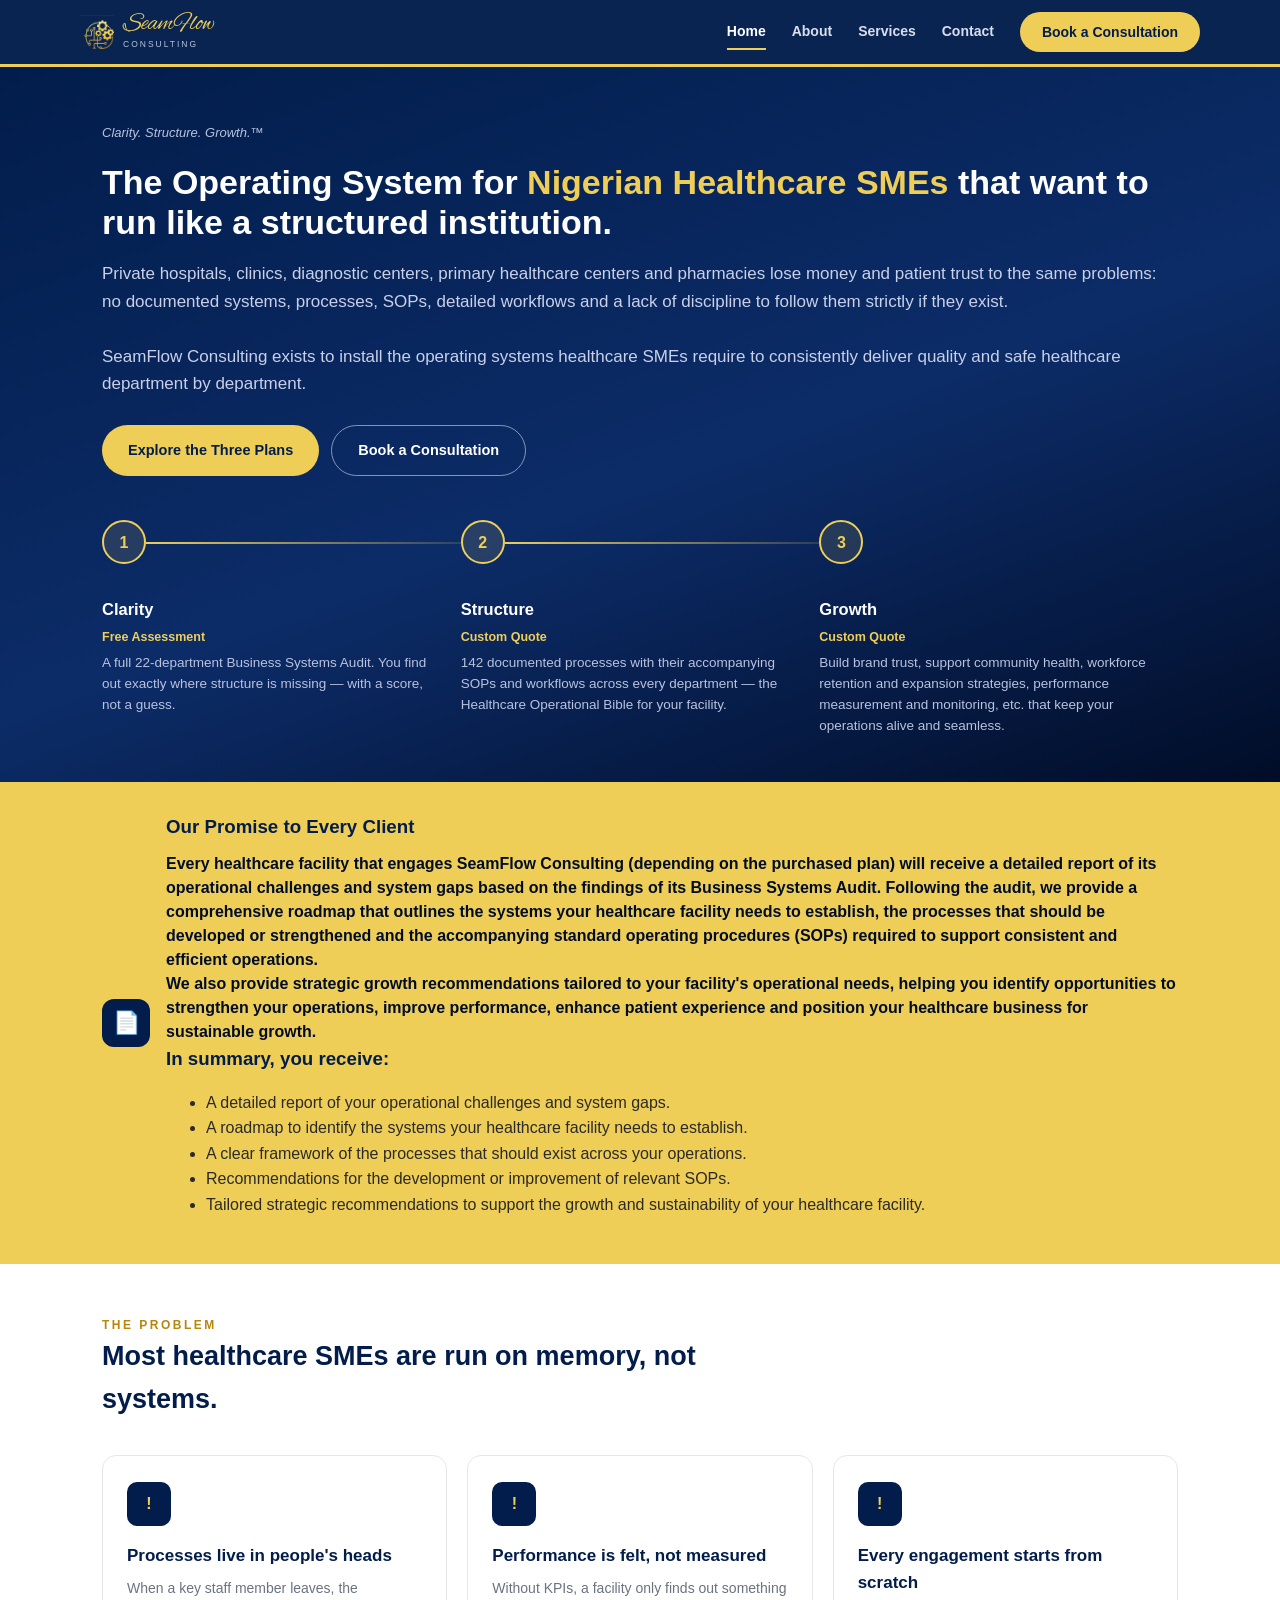
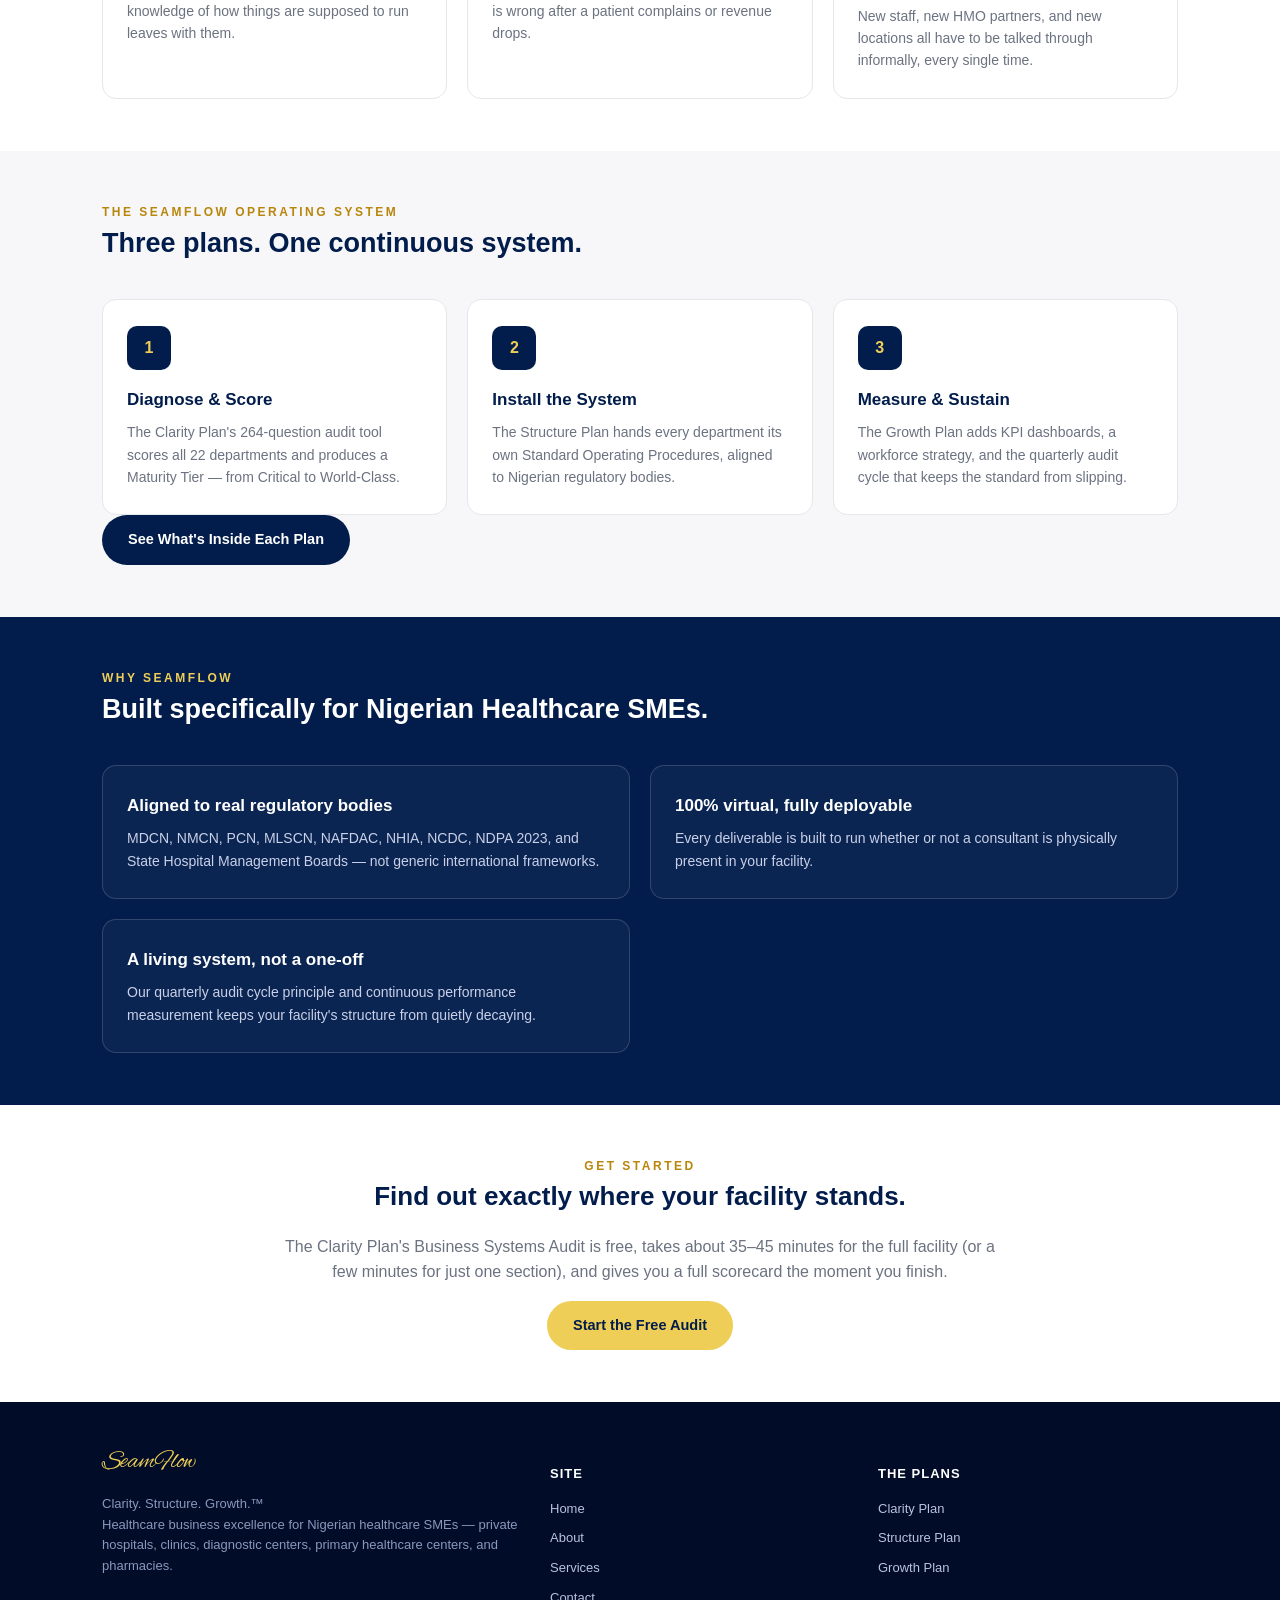
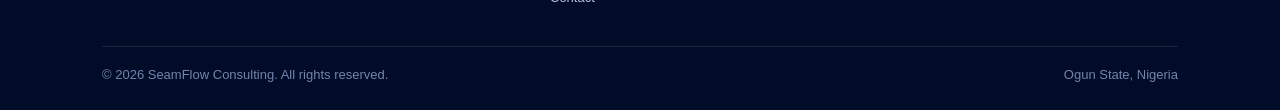
<file: index.html>
<!DOCTYPE html>
<html lang="en">
<head>
<meta charset="UTF-8">
<meta name="viewport" content="width=device-width, initial-scale=1.0">
<title>SeamFlow Consulting | Healthcare Business Excellence in Nigeria</title>
<meta name="description" content="SeamFlow Consulting helps Nigerian healthcare SMEs move from chaos to structure through Clarity, Structure, and Growth — a proven, repeatable operating system.">
<link rel="icon" href="assets/icon.png">
<link rel="preconnect" href="https://fonts.googleapis.com">
<link rel="preconnect" href="https://fonts.gstatic.com" crossorigin>
<link href="https://fonts.googleapis.com/css2?family=Alex+Brush&display=swap" rel="stylesheet">
<link rel="stylesheet" href="style.css">
</head>
<body>

<header class="site-header">
  <div class="wrap nav-row">
    <a href="index.html" class="nav-brand">
      <img src="assets/icon.png" alt="SeamFlow icon">
      <div><div class="nb-word">SeamFlow</div><div class="nb-sub">Consulting</div></div>
    </a>
    <nav class="nav-links">
      <a href="index.html" class="active">Home</a>
      <a href="about.html">About</a>
      <a href="services.html">Services</a>
      <a href="contact.html">Contact</a>
      <a href="contact.html" class="nav-cta">Book a Consultation</a>
    </nav>
    <button class="nav-toggle" id="navToggle" aria-label="Menu">&#9776;</button>
  </div>
  <div class="mobile-menu" id="mobileMenu">
    <a href="index.html">Home</a>
    <a href="about.html">About</a>
    <a href="services.html">Services</a>
    <a href="contact.html">Contact</a>
    <a href="contact.html" class="cta-row">Book a Consultation &rarr;</a>
  </div>
</header>

<section class="hero">
  <div class="wrap">
    <div class="hero-tag">Clarity. Structure. Growth.&trade;</div>
    <h1>The Operating System for <em>Nigerian Healthcare SMEs</em> that want to run like a structured institution.</h1>
    <p class="lede">Private hospitals, clinics, diagnostic centers, primary healthcare centers and pharmacies lose money and patient trust to the same problems: no documented systems, processes, SOPs, detailed workflows and a lack of discipline to follow them strictly if they exist.</p>

<p class="lede">SeamFlow Consulting exists to install the operating systems healthcare SMEs require to consistently deliver quality and safe healthcare department by department.</p>
    <div class="hero-actions">
      <a href="services.html" class="btn btn-gold">Explore the Three Plans</a>
      <a href="contact.html" class="btn btn-outline">Book a Consultation</a>
    </div>

    <div class="pipeline">
      <div class="pipeline-track">
        <div class="pipe-stage">
          <div class="pipe-num">1</div>
          <div class="pipe-body">
            <div class="pipe-title">Clarity</div>
            <div class="pipe-price">Free Assessment</div>
            <div class="pipe-desc">A full 22-department Business Systems Audit. You find out exactly where structure is missing — with a score, not a guess.</div>
          </div>
        </div>
        <div class="pipe-stage">
          <div class="pipe-num">2</div>
          <div class="pipe-body">
            <div class="pipe-title">Structure</div>
            <div class="pipe-price">Custom Quote</div>
            <div class="pipe-desc">142 documented processes with their accompanying SOPs and workflows across every department — the Healthcare Operational Bible for your facility.</div>
          </div>
        </div>
        <div class="pipe-stage">
          <div class="pipe-num">3</div>
          <div class="pipe-body">
            <div class="pipe-title">Growth</div>
            <div class="pipe-price">Custom Quote</div>
            <div class="pipe-desc">Build brand trust, support community health, workforce retention and expansion strategies, performance measurement and monitoring, etc. that keep your operations alive and seamless.</div>
          </div>
        </div>
      </div>
    </div>
  </div>
</section>

<section class="report-banner">
  <div class="wrap">
    <div class="rb-inner">
      <div class="rb-icon">&#128196;</div>
      <div>
        <h3>Our Promise to Every Client</h3>
        <p>Every healthcare facility that engages SeamFlow Consulting (depending on the purchased plan) will receive a detailed report of its operational challenges and system gaps based on the findings of its Business Systems Audit.
Following the audit, we provide a comprehensive roadmap that outlines the systems your healthcare facility needs to establish, the processes that should be developed or strengthened and the accompanying standard operating procedures (SOPs) required to support consistent and efficient operations.</p>

<p>We also provide strategic growth recommendations tailored to your facility's operational needs, helping you identify opportunities to strengthen your operations, improve performance, enhance patient experience and position your healthcare business for sustainable growth.</p>
<div></div>
<h3>In summary, you receive:</h3>
<ul>
	<li>A detailed report of your operational challenges and system gaps. </li>
	<li>A roadmap to identify the systems your healthcare facility needs to establish.</li>
	<li>A clear framework of the processes that should exist across your operations.</li>
	<li>Recommendations for the development or improvement of relevant SOPs.</li>
	<li>Tailored strategic recommendations to support the growth and sustainability of your healthcare facility.</li>
</ul>
      </div>
    </div>
  </div>
</section>

<section class="section">
  <div class="wrap">
    <div class="section-head">
      <div class="eyebrow">The Problem</div>
      <h2>Most healthcare SMEs are run on memory, not systems.</h2>
    </div>
    <div class="card-grid cols-3">
      <div class="info-card">
        <div class="ic-icon">!</div>
        <h3>Processes live in people's heads</h3>
        <p>When a key staff member leaves, the knowledge of how things are supposed to run leaves with them.</p>
      </div>
      <div class="info-card">
        <div class="ic-icon">!</div>
        <h3>Performance is felt, not measured</h3>
        <p>Without KPIs, a facility only finds out something is wrong after a patient complains or revenue drops.</p>
      </div>
      <div class="info-card">
        <div class="ic-icon">!</div>
        <h3>Every engagement starts from scratch</h3>
        <p>New staff, new HMO partners, and new locations all have to be talked through informally, every single time.</p>
      </div>
    </div>
  </div>
</section>

<section class="section section-panel">
  <div class="wrap">
    <div class="section-head">
      <div class="eyebrow">The SeamFlow Operating System</div>
      <h2>Three plans. One continuous system.</h2>
    </div>
    <div class="card-grid cols-3">
      <div class="info-card">
        <div class="ic-icon">1</div>
        <h3>Diagnose &amp; Score</h3>
        <p>The Clarity Plan's 264-question audit tool scores all 22 departments and produces a Maturity Tier — from Critical to World-Class.</p>
      </div>
      <div class="info-card">
        <div class="ic-icon">2</div>
        <h3>Install the System</h3>
        <p>The Structure Plan hands every department its own Standard Operating Procedures, aligned to Nigerian regulatory bodies.</p>
      </div>
      <div class="info-card">
        <div class="ic-icon">3</div>
        <h3>Measure &amp; Sustain</h3>
        <p>The Growth Plan adds KPI dashboards, a workforce strategy, and the quarterly audit cycle that keeps the standard from slipping.</p>
      </div>
    </div>
    <a href="services.html" class="btn btn-navy">See What's Inside Each Plan</a>
  </div>
</section>

<section class="section section-navy">
  <div class="wrap">
    <div class="section-head">
      <div class="eyebrow on-navy">Why SeamFlow</div>
      <h2>Built specifically for Nigerian Healthcare SMEs.</h2>
    </div>
    <div class="card-grid cols-2">
      <div class="info-card" style="background:rgba(255,255,255,0.04);border-color:rgba(255,255,255,0.15);">
        <h3 style="color:#fff;">Aligned to real regulatory bodies</h3>
        <p style="color:#C9D0E8;">MDCN, NMCN, PCN, MLSCN, NAFDAC, NHIA, NCDC, NDPA 2023, and State Hospital Management Boards — not generic international frameworks.</p>
      </div>
      <div class="info-card" style="background:rgba(255,255,255,0.04);border-color:rgba(255,255,255,0.15);">
        <h3 style="color:#fff;">100% virtual, fully deployable</h3>
        <p style="color:#C9D0E8;">Every deliverable is built to run whether or not a consultant is physically present in your facility.</p>
      </div>
      <div class="info-card" style="background:rgba(255,255,255,0.04);border-color:rgba(255,255,255,0.15);">
        <h3 style="color:#fff;">A living system, not a one-off</h3>
        <p style="color:#C9D0E8;">Our quarterly audit cycle principle and continuous performance measurement keeps your facility's structure from quietly decaying.</p>
      </div>
    </div>
  </div>
</section>

<section class="section">
  <div class="wrap-narrow" style="text-align:center;">
    <div class="eyebrow" style="justify-content:center;display:block;">Get Started</div>
    <h2 style="font-size:26px;">Find out exactly where your facility stands.</h2>
    <p class="lede" style="font-size:16px;">The Clarity Plan's Business Systems Audit is free, takes about 35–45 minutes for the full facility (or a few minutes for just one section), and gives you a full scorecard the moment you finish.</p>
    <a href="tools/clarity-plan.html" class="btn btn-gold">Start the Free Audit</a>
  </div>
</section>

<footer class="site-footer">
  <div class="wrap">
    <div class="footer-grid">
      <div class="footer-brand">
        <div class="fb-word">SeamFlow</div>
        <p>Clarity. Structure. Growth.&trade;<br>Healthcare business excellence for Nigerian healthcare SMEs — private hospitals, clinics, diagnostic centers, primary healthcare centers, and pharmacies.</p>
      </div>
      <div class="footer-col">
        <h5>Site</h5>
        <a href="index.html">Home</a>
        <a href="about.html">About</a>
        <a href="services.html">Services</a>
        <a href="contact.html">Contact</a>
      </div>
      <div class="footer-col">
        <h5>The Plans</h5>
        <a href="services.html#clarity">Clarity Plan</a>
        <a href="services.html#structure">Structure Plan</a>
        <a href="services.html#growth">Growth Plan</a>
      </div>
    </div>
    <div class="footer-bottom">
      <span>&copy; 2026 SeamFlow Consulting. All rights reserved.</span>
      <span>Ogun State, Nigeria</span>
    </div>
  </div>
</footer>

<script>
  document.getElementById('navToggle').addEventListener('click', function(){
    document.getElementById('mobileMenu').classList.toggle('open');
  });
</script>
</body>
</html>
</file>
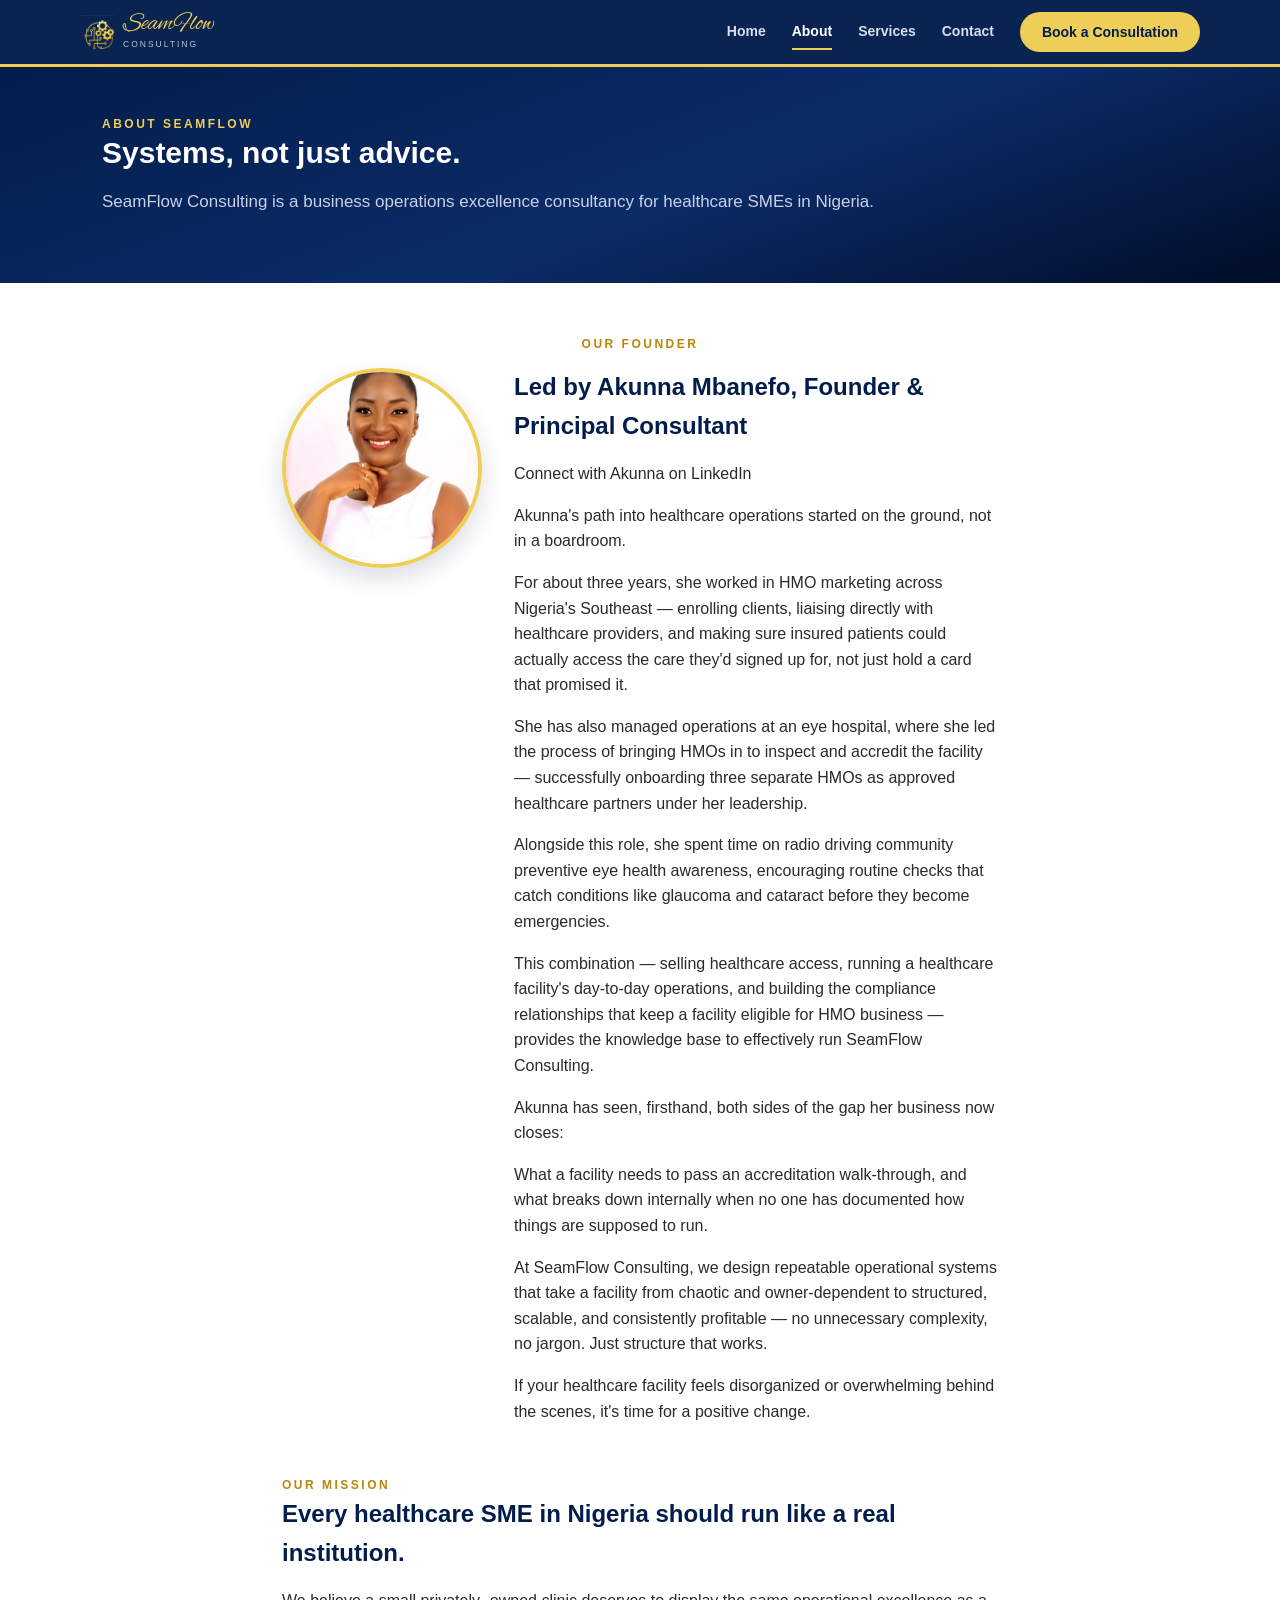
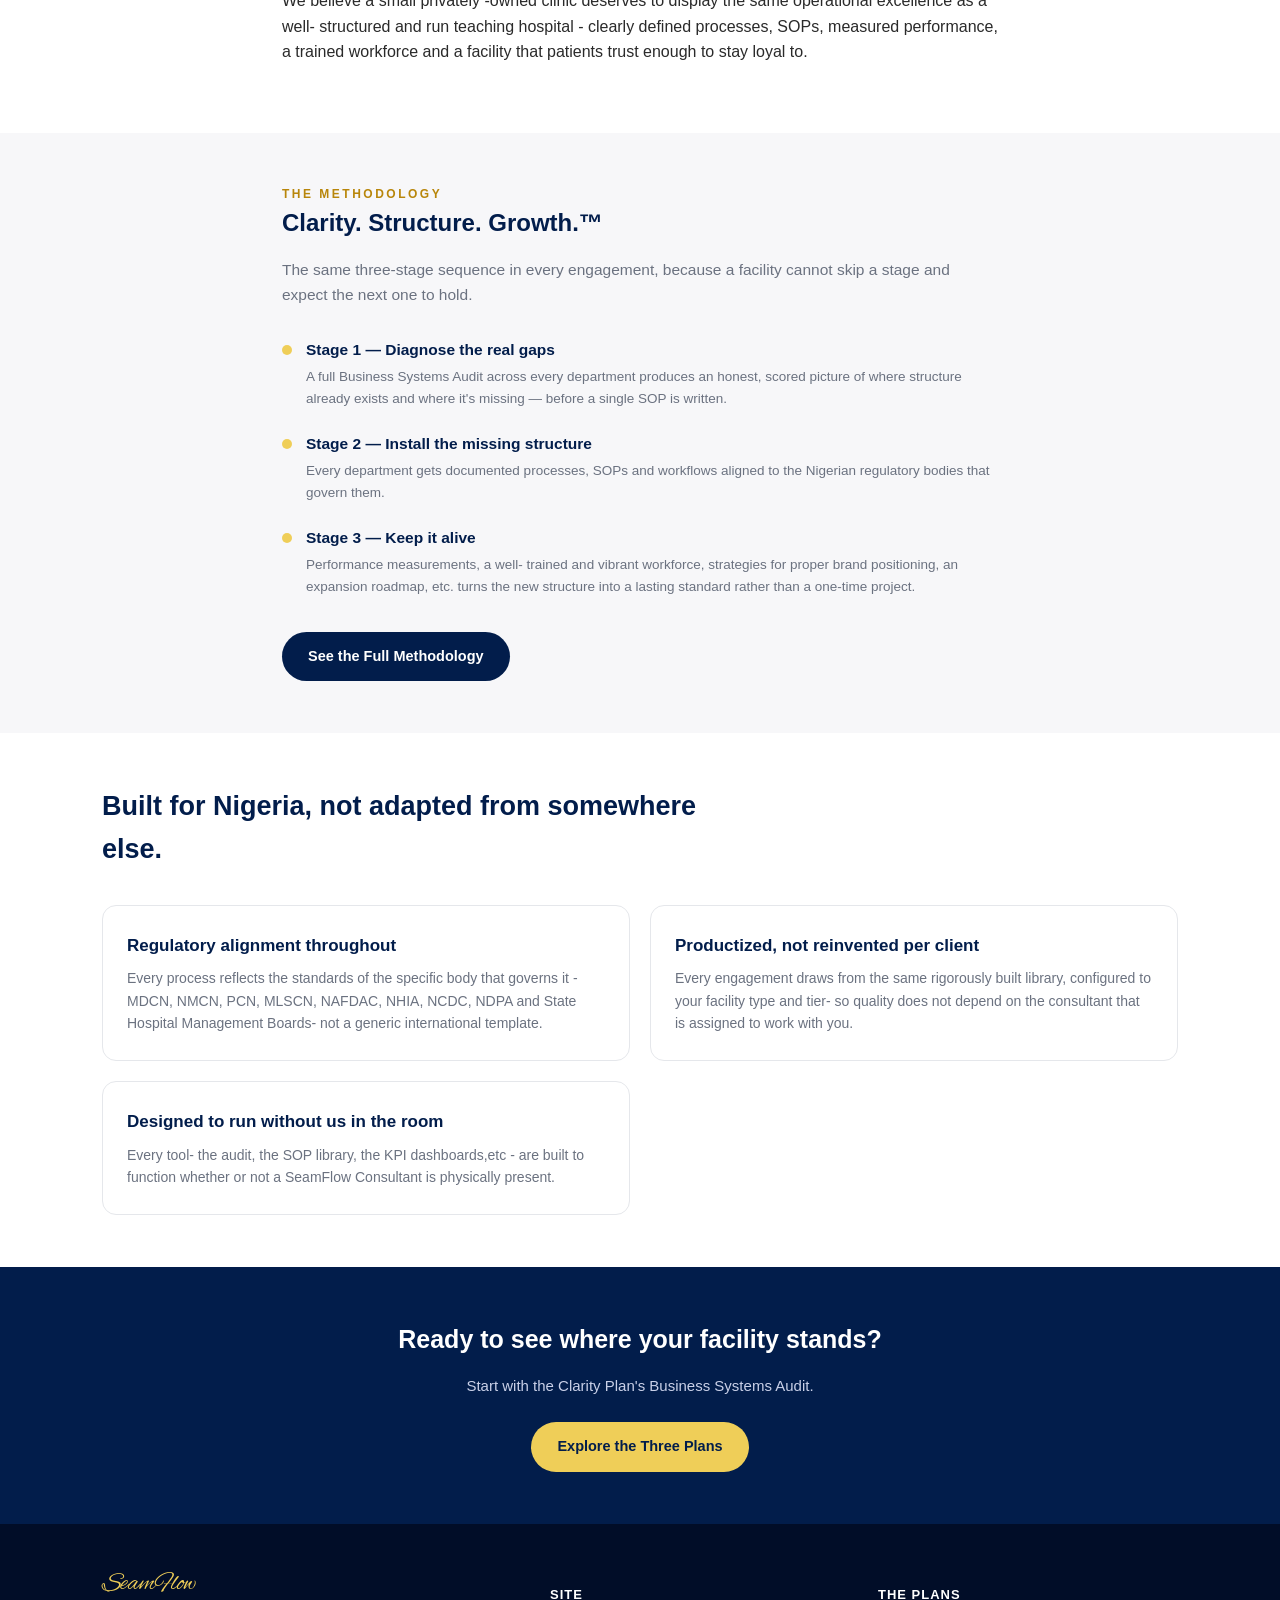
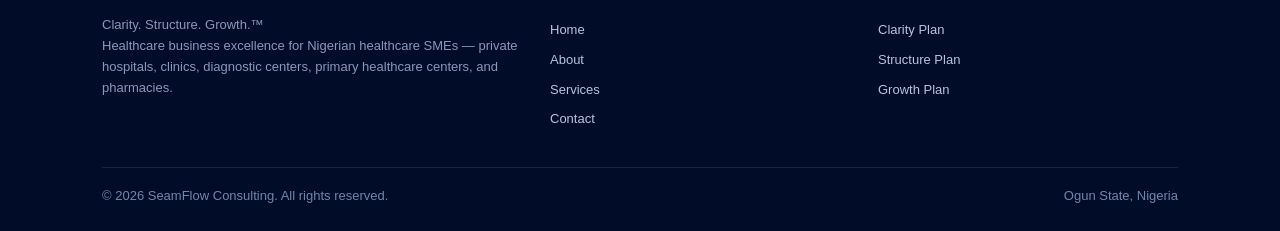
<file: about.html>
<!DOCTYPE html>
<html lang="en">
<head>
<meta charset="UTF-8">
<meta name="viewport" content="width=device-width, initial-scale=1.0">
<title>About | SeamFlow Consulting</title>
<meta name="description" content="SeamFlow Consulting builds productized operating systems for Nigerian healthcare SMEs — Clarity, Structure, and Growth.">
<link rel="icon" href="assets/icon.png">
<link rel="preconnect" href="https://fonts.googleapis.com">
<link rel="preconnect" href="https://fonts.gstatic.com" crossorigin>
<link href="https://fonts.googleapis.com/css2?family=Alex+Brush&display=swap" rel="stylesheet">
<link rel="stylesheet" href="style.css">
</head>
<body>

<header class="site-header">
  <div class="wrap nav-row">
    <a href="index.html" class="nav-brand">
      <img src="assets/icon.png" alt="SeamFlow icon">
      <div><div class="nb-word">SeamFlow</div><div class="nb-sub">Consulting</div></div>
    </a>
    <nav class="nav-links">
      <a href="index.html">Home</a>
      <a href="about.html" class="active">About</a>
      <a href="services.html">Services</a>
      <a href="contact.html">Contact</a>
      <a href="contact.html" class="nav-cta">Book a Consultation</a>
    </nav>
    <button class="nav-toggle" id="navToggle" aria-label="Menu">&#9776;</button>
  </div>
  <div class="mobile-menu" id="mobileMenu">
    <a href="index.html">Home</a>
    <a href="about.html">About</a>
    <a href="services.html">Services</a>
    <a href="contact.html">Contact</a>
    <a href="contact.html" class="cta-row">Book a Consultation &rarr;</a>
  </div>
</header>

<section class="hero" style="padding:48px 0 40px;">
  <div class="wrap">
    <div class="eyebrow on-navy">About SeamFlow</div>
    <h1 style="font-size:30px;">Systems, not just advice.</h1>
    <p class="lede">SeamFlow Consulting is a business operations excellence consultancy for healthcare SMEs in Nigeria.</p>
  </div>
</section>

<section class="section">
  <div class="wrap-narrow">
    <div class="eyebrow founder-eyebrow">Our Founder</div>
    <div class="founder-grid">
      <img src="assets/akunna-mbanefo.jpg" alt="Akunna Mbanefo, Founder and Principal Consultant of SeamFlow Consulting" class="founder-photo">
      <div>
        <h2>Led by Akunna Mbanefo, Founder &amp; Principal Consultant</h2>
        <p><a href="https://www.linkedin.com/in/akunna-mbanefo" target="_blank" rel="noopener noreferrer">Connect with Akunna on LinkedIn</a></p>
        <p>Akunna's path into healthcare operations started on the ground, not in a boardroom.</p>
        <p>For about three years, she worked in HMO marketing across Nigeria's Southeast &mdash; enrolling clients, liaising directly with healthcare providers, and making sure insured patients could actually access the care they'd signed up for, not just hold a card that promised it.</p>
        <p>She has also managed operations at an eye hospital, where she led the process of bringing HMOs in to inspect and accredit the facility &mdash; successfully onboarding three separate HMOs as approved healthcare partners under her leadership.</p>
        <p>Alongside this role, she spent time on radio driving community preventive eye health awareness, encouraging routine checks that catch conditions like glaucoma and cataract before they become emergencies.</p>
        <p>This combination &mdash; selling healthcare access, running a healthcare facility's day-to-day operations, and building the compliance relationships that keep a facility eligible for HMO business &mdash; provides the knowledge base to effectively run SeamFlow Consulting.</p>
        <p>Akunna has seen, firsthand, both sides of the gap her business now closes:</p>
        <p>What a facility needs to pass an accreditation walk-through, and what breaks down internally when no one has documented how things are supposed to run.</p>
        <p>At SeamFlow Consulting, we design repeatable operational systems that take a facility from chaotic and owner-dependent to structured, scalable, and consistently profitable &mdash; no unnecessary complexity, no jargon. Just structure that works.</p>
        <p>If your healthcare facility feels disorganized or overwhelming behind the scenes, it's time for a positive change.</p>
      </div>
    </div>

    <div class="eyebrow" style="margin-top:36px;">Our Mission</div>
    <h2>Every healthcare SME in Nigeria should run like a real institution.</h2>
    <p>We believe a small privately -owned clinic deserves to display the same operational excellence as a well- structured and run teaching hospital - clearly defined processes, SOPs, measured performance, a trained workforce and a facility that patients trust enough to stay loyal to.</p>
  </div>
</section>

<section class="section section-panel">
  <div class="wrap-narrow">
    <div class="eyebrow">The Methodology</div>
    <h2>Clarity. Structure. Growth.&trade;</h2>
    <p class="lede" style="font-size:15.5px;margin-bottom:30px;">The same three-stage sequence in every engagement, because a facility cannot skip a stage and expect the next one to hold.</p>

    <div class="mini-step">
      <div class="ms-dot"></div>
      <div>
        <h4>Stage 1 — Diagnose the real gaps</h4>
        <p>A full Business Systems Audit across every department produces an honest, scored picture of where structure already exists and where it's missing — before a single SOP is written.</p>
      </div>
    </div>
    <div class="mini-step">
      <div class="ms-dot"></div>
      <div>
        <h4>Stage 2 — Install the missing structure</h4>
        <p>Every department gets documented processes, SOPs and workflows aligned to the Nigerian regulatory bodies that govern them.</p>
      </div>
    </div>
    <div class="mini-step">
      <div class="ms-dot"></div>
      <div>
        <h4>Stage 3 — Keep it alive</h4>
        <p>Performance measurements, a well- trained and vibrant workforce, strategies for proper brand positioning, an expansion roadmap, etc. turns the new structure into a lasting standard rather than a one-time project.</p>
      </div>
    </div>

    <a href="services.html" class="btn btn-navy" style="margin-top:12px;">See the Full Methodology</a>
  </div>
</section>

<section class="section">
  <div class="wrap">
    <div class="section-head">
      <h2>Built for Nigeria, not adapted from somewhere else.</h2>
    </div>
    <div class="card-grid cols-2">
      <div class="info-card">
        <h3>Regulatory alignment throughout</h3>
        <p>Every process reflects the standards of the specific body that governs it - MDCN, NMCN, PCN, MLSCN, NAFDAC, NHIA, NCDC, NDPA and State Hospital Management Boards- not a generic international template.</p>
      </div>
      <div class="info-card">
        <h3>Productized, not reinvented per client</h3>
        <p>Every engagement draws from the same rigorously built library, configured to your facility type and tier- so quality does not depend on the consultant that is assigned to work with you.</p>
      </div>
      <div class="info-card">
        <h3>Designed to run without us in the room</h3>
        <p>Every tool- the audit, the SOP library, the KPI dashboards,etc - are built to function whether or not a SeamFlow Consultant is physically present.</p>
      </div>
    </div>
  </div>
</section>

<section class="section section-navy" style="text-align:center;">
  <div class="wrap-narrow">
    <h2 style="color:#fff;font-size:25px;">Ready to see where your facility stands?</h2>
    <p style="color:#C9D0E8;font-size:15px;margin-bottom:24px;">Start with the Clarity Plan's Business Systems Audit.</p>
    <a href="services.html" class="btn btn-gold">Explore the Three Plans</a>
  </div>
</section>

<footer class="site-footer">
  <div class="wrap">
    <div class="footer-grid">
      <div class="footer-brand">
        <div class="fb-word">SeamFlow</div>
        <p>Clarity. Structure. Growth.&trade;<br>Healthcare business excellence for Nigerian healthcare SMEs — private hospitals, clinics, diagnostic centers, primary healthcare centers, and pharmacies.</p>
      </div>
      <div class="footer-col">
        <h5>Site</h5>
        <a href="index.html">Home</a>
        <a href="about.html">About</a>
        <a href="services.html">Services</a>
        <a href="contact.html">Contact</a>
      </div>
      <div class="footer-col">
        <h5>The Plans</h5>
        <a href="services.html#clarity">Clarity Plan</a>
        <a href="services.html#structure">Structure Plan</a>
        <a href="services.html#growth">Growth Plan</a>
      </div>
    </div>
    <div class="footer-bottom">
      <span>&copy; 2026 SeamFlow Consulting. All rights reserved.</span>
      <span>Ogun State, Nigeria</span>
    </div>
  </div>
</footer>

<script>
  document.getElementById('navToggle').addEventListener('click', function(){
    document.getElementById('mobileMenu').classList.toggle('open');
  });
</script>
</body>
</html>
</file>
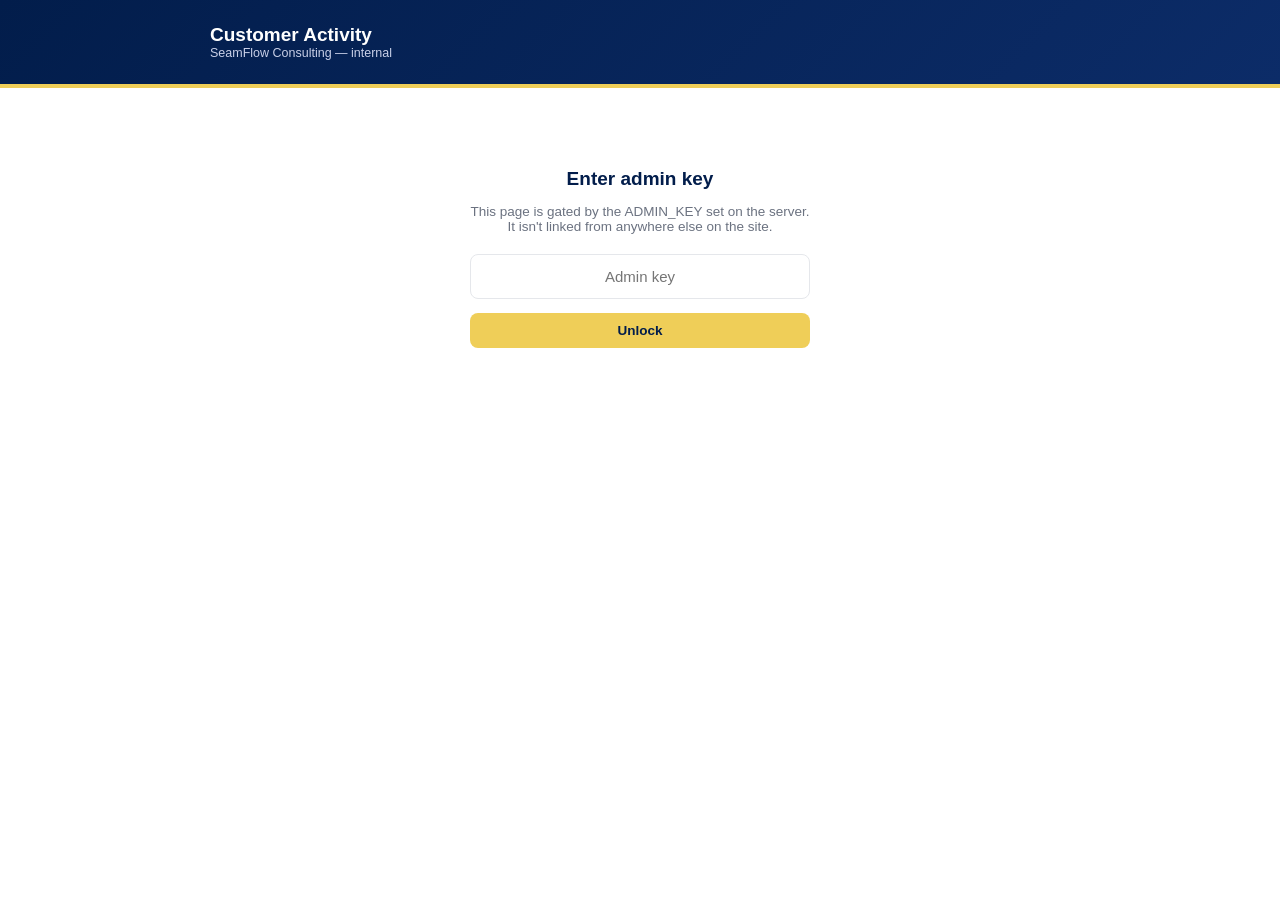
<file: admin.html>
<!DOCTYPE html>
<html lang="en">
<head>
<meta charset="UTF-8">
<meta name="viewport" content="width=device-width, initial-scale=1.0">
<meta name="robots" content="noindex, nofollow">
<title>Customer Activity | SeamFlow Consulting</title>
<link rel="icon" href="assets/icon.png">
<style>
  :root{
    --navy:#021D4B; --navy-soft:#0C2C68; --gold:#EFCE58; --gold-light:#F8DE8A;
    --grey:#6B7280; --line:#E5E7EB; --bg:#FFFFFF; --panel:#F7F7F9;
    --danger:#C0392B; --warn:#F5A800; --ok:#1E8E5A;
  }
  *{box-sizing:border-box;}
  body{margin:0;font-family:Calibri,"Segoe UI",Roboto,Arial,sans-serif;background:var(--bg);color:#1A1A1A;}
  .wrap{max-width:900px;margin:0 auto;padding:0 20px 60px;}
  .hdr{background:linear-gradient(135deg,var(--navy) 0%, var(--navy-soft) 100%);color:#fff;padding:24px 20px;border-bottom:4px solid var(--gold);margin-bottom:28px;}
  .hdr .wrap{padding:0 20px;display:flex;justify-content:space-between;align-items:center;flex-wrap:wrap;gap:10px;}
  .hdr h1{margin:0;font-size:19px;}
  .hdr .sub{font-size:12.5px;color:#C9D0E8;}
  .btn{border:none;border-radius:8px;padding:10px 16px;font-size:13.5px;font-weight:700;cursor:pointer;font-family:inherit;}
  .btn-primary{background:var(--navy);color:#fff;}
  .btn-gold{background:var(--gold);color:var(--navy);}
  .btn-ghost{background:transparent;color:var(--navy);border:1.5px solid var(--line);}

  #gate{max-width:380px;margin:80px auto;text-align:center;padding:0 20px;}
  #gate h2{color:var(--navy);font-size:19px;margin-bottom:8px;}
  #gate p{color:var(--grey);font-size:13.5px;margin-bottom:20px;}
  #gate input{width:100%;padding:13px 14px;border-radius:8px;border:1.5px solid var(--line);font-size:15px;text-align:center;margin-bottom:14px;font-family:inherit;}
  #gate .err{color:var(--danger);font-size:12.5px;margin-top:10px;display:none;}

  .tabs{display:flex;gap:8px;margin-bottom:20px;border-bottom:1.5px solid var(--line);}
  .tab{background:none;border:none;padding:10px 4px;margin-right:16px;font-size:13.5px;font-weight:700;color:var(--grey);cursor:pointer;font-family:inherit;border-bottom:2.5px solid transparent;}
  .tab.active{color:var(--navy);border-bottom-color:var(--gold);}
  .usage-type{display:inline-block;padding:2px 9px;border-radius:999px;font-size:11.5px;font-weight:700;}
  .usage-type.access{background:#EFF1F8;color:var(--navy);}
  .usage-type.view{background:#FFFBF0;color:#9A7B12;}

  .grant-form{max-width:420px;}
  .grant-form .field{margin-bottom:14px;}
  .grant-form label{display:block;font-size:12.5px;font-weight:700;color:var(--navy);margin-bottom:6px;}
  .grant-form input[type=text],.grant-form input[type=email]{width:100%;padding:10px 12px;border:1.5px solid var(--line);border-radius:8px;font-size:14px;font-family:inherit;}
  .grant-form .checks{display:flex;gap:18px;}
  .grant-form .checks label{display:flex;align-items:center;gap:6px;font-weight:600;font-size:13.5px;color:#1A1A1A;text-transform:none;}
  .grant-links{margin-top:20px;border:1.5px solid var(--line);border-radius:10px;padding:14px 16px;}
  .grant-links .link-row{display:flex;justify-content:space-between;align-items:center;gap:10px;padding:8px 0;border-bottom:1px solid var(--line);font-size:13px;}
  .grant-links .link-row:last-child{border-bottom:none;}
  .grant-links code{font-size:12px;background:var(--panel);padding:3px 6px;border-radius:5px;word-break:break-all;}
  .grant-err{color:var(--danger);font-size:12.5px;margin-top:10px;display:none;}

  table{width:100%;border-collapse:collapse;font-size:13.5px;}
  th{text-align:left;font-size:11px;letter-spacing:0.5px;text-transform:uppercase;color:var(--grey);border-bottom:2px solid var(--line);padding:8px 10px;}
  td{padding:12px 10px;border-bottom:1px solid var(--line);}
  tr.row{cursor:pointer;}
  tr.row:hover{background:var(--panel);}
  .score-pill{display:inline-block;padding:3px 10px;border-radius:999px;font-weight:700;font-size:12.5px;}
  .empty{color:var(--grey);font-size:13.5px;padding:30px 0;text-align:center;}

  .report-hdr{border:1.5px solid var(--line);border-radius:12px;padding:18px 20px;margin-bottom:20px;background:var(--panel);}
  .report-hdr .facility{font-size:19px;font-weight:800;color:var(--navy);margin-bottom:4px;}
  .report-hdr .meta{font-size:12.5px;color:var(--grey);line-height:1.6;}
  .gauge-wrap{display:flex;flex-direction:column;align-items:center;padding:16px 0;}
  .gauge-score{font-size:44px;font-weight:800;color:var(--navy);line-height:1;}
  .gauge-score span{font-size:18px;font-weight:700;color:var(--grey);}
  .maturity-badge{margin-top:12px;padding:8px 16px;border-radius:999px;font-size:13px;font-weight:700;}
  .priority-box{border-left:4px solid var(--danger);background:#FBEEEC;padding:14px 16px;border-radius:6px;margin:18px 0;}
  .priority-box .p-label{font-size:11.5px;font-weight:700;letter-spacing:1px;text-transform:uppercase;color:var(--danger);margin-bottom:6px;}
  .priority-box ol{margin:0;padding-left:18px;}
  .priority-box li{font-size:13px;color:#3a1f1c;line-height:1.5;margin-bottom:4px;}
  .section-label{color:var(--navy);font-size:15px;margin:24px 0 12px;font-weight:700;}
  .domain-bar-row{margin-bottom:14px;}
  .domain-bar-head{display:flex;justify-content:space-between;font-size:13px;font-weight:700;color:var(--navy);margin-bottom:6px;}
  .domain-bar-head .pct{color:var(--grey);font-weight:700;}
  .bar-track{height:9px;background:var(--line);border-radius:6px;overflow:hidden;}
  .bar-fill{height:100%;border-radius:6px;}
  .actions{display:flex;gap:10px;margin-top:26px;}

  @media print{
    .hdr, .no-print{display:none !important;}
    .wrap{max-width:100%;padding:0;}
  }
</style>
</head>
<body>
<div class="hdr no-print"><div class="wrap">
  <div>
    <h1>Customer Activity</h1>
    <div class="sub">SeamFlow Consulting — internal</div>
  </div>
  <div id="hdrActions"></div>
</div></div>

<div id="gate">
  <h2>Enter admin key</h2>
  <p>This page is gated by the ADMIN_KEY set on the server. It isn't linked from anywhere else on the site.</p>
  <input type="password" id="keyInput" placeholder="Admin key">
  <button class="btn btn-gold" id="unlockBtn" style="width:100%;">Unlock</button>
  <div class="err" id="gateErr">Incorrect key. Try again.</div>
</div>

<div class="wrap" id="app" style="display:none;"></div>

<script>
const KEY_STORAGE = "seamflow_admin_key";
let adminKey = sessionStorage.getItem(KEY_STORAGE) || "";
let submissions = [];
let usageEvents = [];
let currentTab = "submissions"; // submissions | usage

async function api(path){
  const res = await fetch(path, { headers: { "x-admin-key": adminKey } });
  if(res.status === 401) throw new Error("unauthorized");
  if(!res.ok) throw new Error("request failed");
  return res.json();
}

async function apiPost(path, data){
  const res = await fetch(path, {
    method: "POST",
    headers: { "Content-Type": "application/json", "x-admin-key": adminKey },
    body: JSON.stringify(data)
  });
  if(res.status === 401) throw new Error("unauthorized");
  const json = await res.json().catch(() => ({}));
  if(!res.ok) throw new Error(json.error || "request failed");
  return json;
}

function showGate(err){
  document.getElementById("gate").style.display = "block";
  document.getElementById("app").style.display = "none";
  document.getElementById("hdrActions").innerHTML = "";
  document.getElementById("gateErr").style.display = err ? "block" : "none";
}

function showApp(){
  document.getElementById("gate").style.display = "none";
  document.getElementById("app").style.display = "block";
}

async function loadList(){
  try{
    const [subsData, usageData] = await Promise.all([
      api("/api/admin-submissions"),
      api("/api/admin-usage")
    ]);
    submissions = subsData.items || [];
    usageEvents = usageData.items || [];
    showApp();
    renderTabView();
  }catch(e){
    sessionStorage.removeItem(KEY_STORAGE);
    showGate(true);
  }
}

function scoreColor(score){ if(score<40) return "#C0392B"; if(score<70) return "#F5A800"; return "#1E8E5A"; }

function tabsBar(){
  return `
    <div class="tabs">
      <button class="tab ${currentTab==='submissions'?'active':''}" data-tab="submissions">Audit Submissions (${submissions.length})</button>
      <button class="tab ${currentTab==='usage'?'active':''}" data-tab="usage">Tool Usage — Structure &amp; Growth (${usageEvents.length})</button>
      <button class="tab ${currentTab==='grant'?'active':''}" data-tab="grant">Grant Access</button>
    </div>`;
}

function attachTabHandlers(){
  document.querySelectorAll(".tab").forEach(el => {
    el.onclick = () => { currentTab = el.getAttribute("data-tab"); renderTabView(); };
  });
}

function renderTabView(){
  document.getElementById("hdrActions").innerHTML = "";
  if(currentTab === "submissions") renderList();
  else if(currentTab === "usage") renderUsageList();
  else renderGrantAccess();
}

function renderList(){
  const app = document.getElementById("app");
  const body = submissions.length === 0
    ? '<div class="empty">No audit submissions yet. They’ll show up here as visitors complete the Business Systems Audit.</div>'
    : `
    <table>
      <thead><tr><th>Submitted</th><th>Facility</th><th>Role</th><th>Email</th><th>Depts</th><th>Score</th></tr></thead>
      <tbody>
        ${submissions.map(s => `
          <tr class="row" data-id="${s.id}">
            <td>${new Date(s.submittedAt).toLocaleString()}</td>
            <td>${s.facility || "—"}</td>
            <td>${s.role || "—"}</td>
            <td>${s.email || "—"}</td>
            <td>${s.deptCount}</td>
            <td><span class="score-pill" style="background:${scoreColor(s.overall)}22;color:${scoreColor(s.overall)};">${s.overall}/100</span></td>
          </tr>`).join("")}
      </tbody>
    </table>`;
  app.innerHTML = tabsBar() + body;
  attachTabHandlers();
  document.querySelectorAll("tr.row").forEach(row => {
    row.onclick = () => loadDetail(row.getAttribute("data-id"));
  });
}

function renderUsageList(){
  const app = document.getElementById("app");
  const body = usageEvents.length === 0
    ? '<div class="empty">No Structure or Growth Plan activity yet. They’ll show up here as customers open those tools and browse sections.</div>'
    : `
    <table>
      <thead><tr><th>When</th><th>Email</th><th>Plan</th><th>Event</th><th>Viewed</th></tr></thead>
      <tbody>
        ${usageEvents.map(u => `
          <tr>
            <td>${new Date(u.at).toLocaleString()}</td>
            <td>${u.email || "—"}</td>
            <td style="text-transform:capitalize;">${u.plan}</td>
            <td><span class="usage-type ${u.type}">${u.type === "access" ? "Opened tool" : "Viewed"}</span></td>
            <td>${u.label || "—"}</td>
          </tr>`).join("")}
      </tbody>
    </table>`;
  app.innerHTML = tabsBar() + body;
  attachTabHandlers();
}

function renderGrantAccess(){
  const app = document.getElementById("app");
  app.innerHTML = tabsBar() + `
    <p style="color:var(--grey);font-size:13.5px;max-width:420px;margin-top:0;">Structure and Growth Plan access is granted after a scoping call — no automatic payment. Enter the client's details below to generate their access link(s).</p>
    <div class="grant-form">
      <div class="field">
        <label>Client email</label>
        <input type="email" id="grantEmail" placeholder="client@facility.com">
      </div>
      <div class="field">
        <label>Facility name (optional)</label>
        <input type="text" id="grantFacility" placeholder="e.g. Grace Specialist Hospital">
      </div>
      <div class="field">
        <label>Grant access to</label>
        <div class="checks">
          <label><input type="checkbox" id="grantStructure"> Structure Plan</label>
          <label><input type="checkbox" id="grantGrowth"> Growth Plan</label>
        </div>
      </div>
      <button class="btn btn-gold" id="generateGrantBtn">Generate Access Link</button>
      <div class="grant-err" id="grantErr"></div>
      <div class="grant-links" id="grantLinks" style="display:none;"></div>
    </div>`;
  attachTabHandlers();

  document.getElementById("generateGrantBtn").onclick = async () => {
    const email = document.getElementById("grantEmail").value.trim();
    const facility = document.getElementById("grantFacility").value.trim();
    const plans = [];
    if(document.getElementById("grantStructure").checked) plans.push("structure");
    if(document.getElementById("grantGrowth").checked) plans.push("growth");
    const errEl = document.getElementById("grantErr");
    errEl.style.display = "none";

    if(!email || !email.includes("@") || plans.length === 0){
      errEl.textContent = "Enter a valid email and select at least one plan.";
      errEl.style.display = "block";
      return;
    }
    try{
      const { links } = await apiPost("/api/admin-grant-access", { email, facility, plans });
      const linksEl = document.getElementById("grantLinks");
      linksEl.style.display = "block";
      linksEl.innerHTML = links.map(l => `
        <div class="link-row">
          <span style="text-transform:capitalize;font-weight:700;">${l.plan} Plan</span>
          <code>${location.origin}${l.url}</code>
        </div>`).join("");
    }catch(e){
      errEl.textContent = "Could not generate the link. Try again.";
      errEl.style.display = "block";
    }
  };
}

async function loadDetail(id){
  try{
    const record = await api(`/api/admin-submissions?id=${encodeURIComponent(id)}`);
    renderDetail(record);
  }catch(e){
    sessionStorage.removeItem(KEY_STORAGE);
    showGate(true);
  }
}

function renderDetail(r){
  const sorted = [...r.deptScores].sort((a,b) => a.score - b.score);
  const bottomThree = sorted.slice(0,3);
  const color = scoreColor(r.overall);

  document.getElementById("hdrActions").innerHTML = `<button class="btn btn-ghost no-print" id="backBtn">‹ All submissions</button>`;
  document.getElementById("app").innerHTML = `
    <div class="report-hdr">
      <div class="facility">${r.facility || "Untitled facility"}</div>
      <div class="meta">
        ${r.role || "Role not given"} · ${r.email || "no email on file"}<br>
        Submitted ${new Date(r.submittedAt).toLocaleString()} · ${r.selectedDepts.length} department${r.selectedDepts.length>1?"s":""} assessed
      </div>
    </div>

    <div class="gauge-wrap">
      <div class="gauge-score">${r.overall}<span>/100</span></div>
      <div class="maturity-badge" style="background:${color}22;border:1.5px solid ${color};color:${color};">
        ${r.tierLabel} <span style="opacity:0.7;font-weight:600;">· ${r.tierStage} tier</span>
      </div>
    </div>

    <div class="priority-box">
      <div class="p-label">Top Priority Gaps</div>
      <ol>${bottomThree.map(d => `<li><strong>${d.name}</strong> — ${d.score}/100</li>`).join("")}</ol>
    </div>

    <div class="section-label">Department Breakdown</div>
    ${sorted.map(d => `
      <div class="domain-bar-row">
        <div class="domain-bar-head"><span>${d.name}</span><span class="pct">${d.score}%</span></div>
        <div class="bar-track"><div class="bar-fill" style="width:${d.score}%;background:${scoreColor(d.score)};"></div></div>
      </div>`).join("")}

    <div class="actions no-print">
      <button class="btn btn-primary" id="printBtn">Print / Save as PDF</button>
    </div>`;

  document.getElementById("backBtn").onclick = () => { renderTabView(); };
  document.getElementById("printBtn").onclick = () => window.print();
}

document.getElementById("unlockBtn").onclick = async () => {
  adminKey = document.getElementById("keyInput").value.trim();
  if(!adminKey) return;
  sessionStorage.setItem(KEY_STORAGE, adminKey);
  await loadList();
};
document.getElementById("keyInput").addEventListener("keydown", (e) => {
  if(e.key === "Enter") document.getElementById("unlockBtn").click();
});

if(adminKey){ loadList(); } else { showGate(false); }
</script>
</body>
</html>
</file>
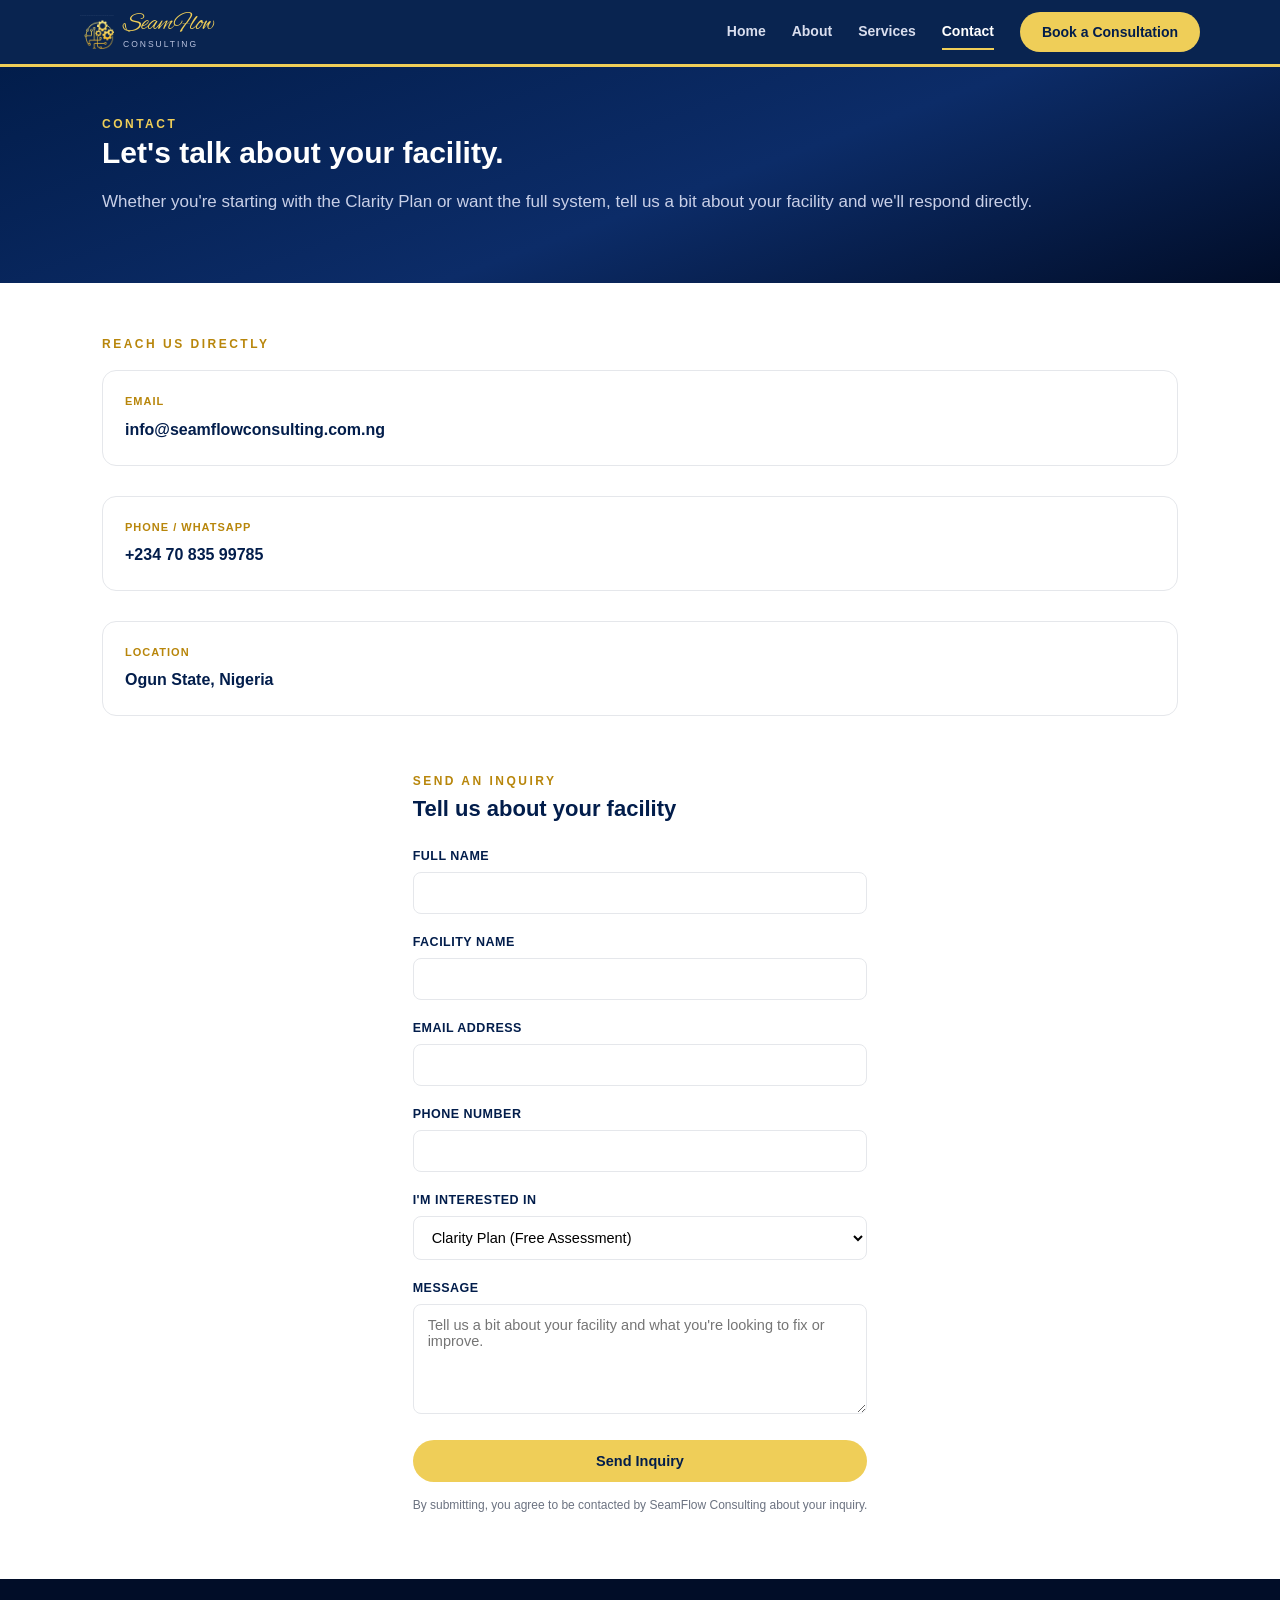
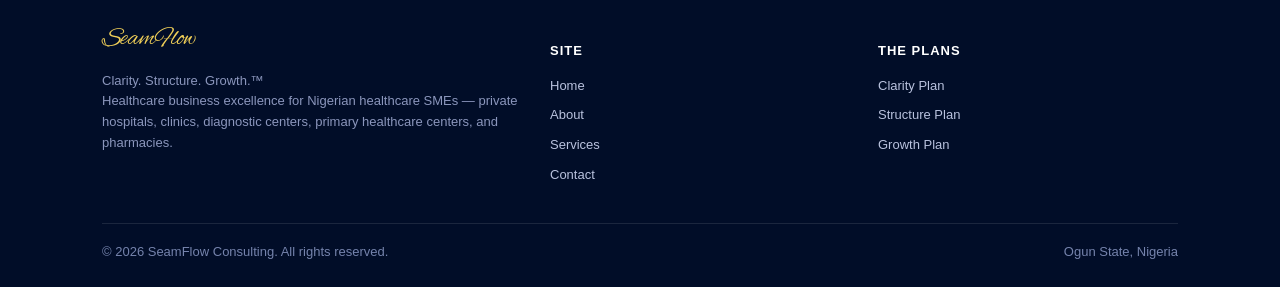
<file: contact.html>
<!DOCTYPE html>
<html lang="en">
<head>
<meta charset="UTF-8">
<meta name="viewport" content="width=device-width, initial-scale=1.0">
<title>Contact | SeamFlow Consulting</title>
<meta name="description" content="Get in touch with SeamFlow Consulting to discuss the Clarity, Structure, or Growth Plan for your healthcare facility.">
<link rel="icon" href="assets/icon.png">
<link rel="preconnect" href="https://fonts.googleapis.com">
<link rel="preconnect" href="https://fonts.gstatic.com" crossorigin>
<link href="https://fonts.googleapis.com/css2?family=Alex+Brush&display=swap" rel="stylesheet">
<link rel="stylesheet" href="style.css">
</head>
<body>

<header class="site-header">
  <div class="wrap nav-row">
    <a href="index.html" class="nav-brand">
      <img src="assets/icon.png" alt="SeamFlow icon">
      <div><div class="nb-word">SeamFlow</div><div class="nb-sub">Consulting</div></div>
    </a>
    <nav class="nav-links">
      <a href="index.html">Home</a>
      <a href="about.html">About</a>
      <a href="services.html">Services</a>
      <a href="contact.html" class="active">Contact</a>
      <a href="contact.html" class="nav-cta">Book a Consultation</a>
    </nav>
    <button class="nav-toggle" id="navToggle" aria-label="Menu">&#9776;</button>
  </div>
  <div class="mobile-menu" id="mobileMenu">
    <a href="index.html">Home</a>
    <a href="about.html">About</a>
    <a href="services.html">Services</a>
    <a href="contact.html">Contact</a>
  </div>
</header>

<section class="hero" style="padding:48px 0 40px;">
  <div class="wrap">
    <div class="eyebrow on-navy">Contact</div>
    <h1 style="font-size:30px;">Let's talk about your facility.</h1>
    <p class="lede">Whether you're starting with the Clarity Plan or want the full system, tell us a bit about your facility and we'll respond directly.</p>
  </div>
</section>

<section class="section">
  <div class="wrap" style="display:flex;flex-direction:column;gap:40px;">

    <div>
      <div class="eyebrow">Reach Us Directly</div>
      <div style="display:flex;flex-direction:column;gap:14px;margin-top:16px;">
        <div class="contact-card">
          <div class="cc-label">Email</div>
          <div class="cc-value">info@seamflowconsulting.com.ng</div>
        </div>
        <div class="contact-card">
          <div class="cc-label">Phone / WhatsApp</div>
          <div class="cc-value">+234 70 835 99785</div>
        </div>
        <div class="contact-card">
          <div class="cc-label">Location</div>
          <div class="cc-value">Ogun State, Nigeria</div>
        </div>
      </div>
    </div>

    <div class="wrap-narrow" style="padding:0;">
      <div class="eyebrow">Send an Inquiry</div>
      <h2 style="font-size:22px;margin-bottom:20px;">Tell us about your facility</h2>
      <form id="inquiryForm" action="https://formsubmit.co/seamflowconsulting@gmail.com" method="POST">
        <input type="hidden" name="_subject" value="New Inquiry from SeamFlow Website">
        <input type="hidden" name="_template" value="table">
        <input type="hidden" name="_next" value="thank-you.html">
        <input type="text" name="_honey" style="display:none" tabindex="-1" autocomplete="off">
        <div class="field">
          <label for="name">Full Name</label>
          <input type="text" id="name" name="name" required>
        </div>
        <div class="field">
          <label for="facility">Facility Name</label>
          <input type="text" id="facility" name="facility">
        </div>
        <div class="field">
          <label for="email">Email Address</label>
          <input type="email" id="email" name="email" required>
        </div>
        <div class="field">
          <label for="phone">Phone Number</label>
          <input type="tel" id="phone" name="phone">
        </div>
        <div class="field">
          <label for="interest">I'm Interested In</label>
          <select id="interest" name="interest">
            <option value="clarity">Clarity Plan (Free Assessment)</option>
            <option value="structure">Structure Plan</option>
            <option value="growth">Growth Plan</option>
            <option value="bundle">All Three &mdash; Full System</option>
            <option value="unsure">Not Sure Yet &mdash; Need Guidance</option>
          </select>
        </div>
        <div class="field">
          <label for="message">Message</label>
          <textarea id="message" name="message" placeholder="Tell us a bit about your facility and what you're looking to fix or improve."></textarea>
        </div>
        <button type="submit" class="btn btn-gold btn-block">Send Inquiry</button>
      </form>
      <p class="fine-print" style="margin-top:14px;">By submitting, you agree to be contacted by SeamFlow Consulting about your inquiry.</p>
    </div>

  </div>
</section>

<footer class="site-footer">
  <div class="wrap">
    <div class="footer-grid">
      <div class="footer-brand">
        <div class="fb-word">SeamFlow</div>
        <p>Clarity. Structure. Growth.&trade;<br>Healthcare business excellence for Nigerian healthcare SMEs — private hospitals, clinics, diagnostic centers, primary healthcare centers, and pharmacies.</p>
      </div>
      <div class="footer-col">
        <h5>Site</h5>
        <a href="index.html">Home</a>
        <a href="about.html">About</a>
        <a href="services.html">Services</a>
        <a href="contact.html">Contact</a>
      </div>
      <div class="footer-col">
        <h5>The Plans</h5>
        <a href="services.html#clarity">Clarity Plan</a>
        <a href="services.html#structure">Structure Plan</a>
        <a href="services.html#growth">Growth Plan</a>
      </div>
    </div>
    <div class="footer-bottom">
      <span>&copy; 2026 SeamFlow Consulting. All rights reserved.</span>
      <span>Ogun State, Nigeria</span>
    </div>
  </div>
</footer>

<script>
  document.getElementById('navToggle').addEventListener('click', function(){
    document.getElementById('mobileMenu').classList.toggle('open');
  });
  (function(){
    const interest = new URLSearchParams(location.search).get('interest');
    if(!interest) return;
    const select = document.getElementById('interest');
    if(select && [...select.options].some(o => o.value === interest)) select.value = interest;
  })();
</script>
</body>
</html>
</file>
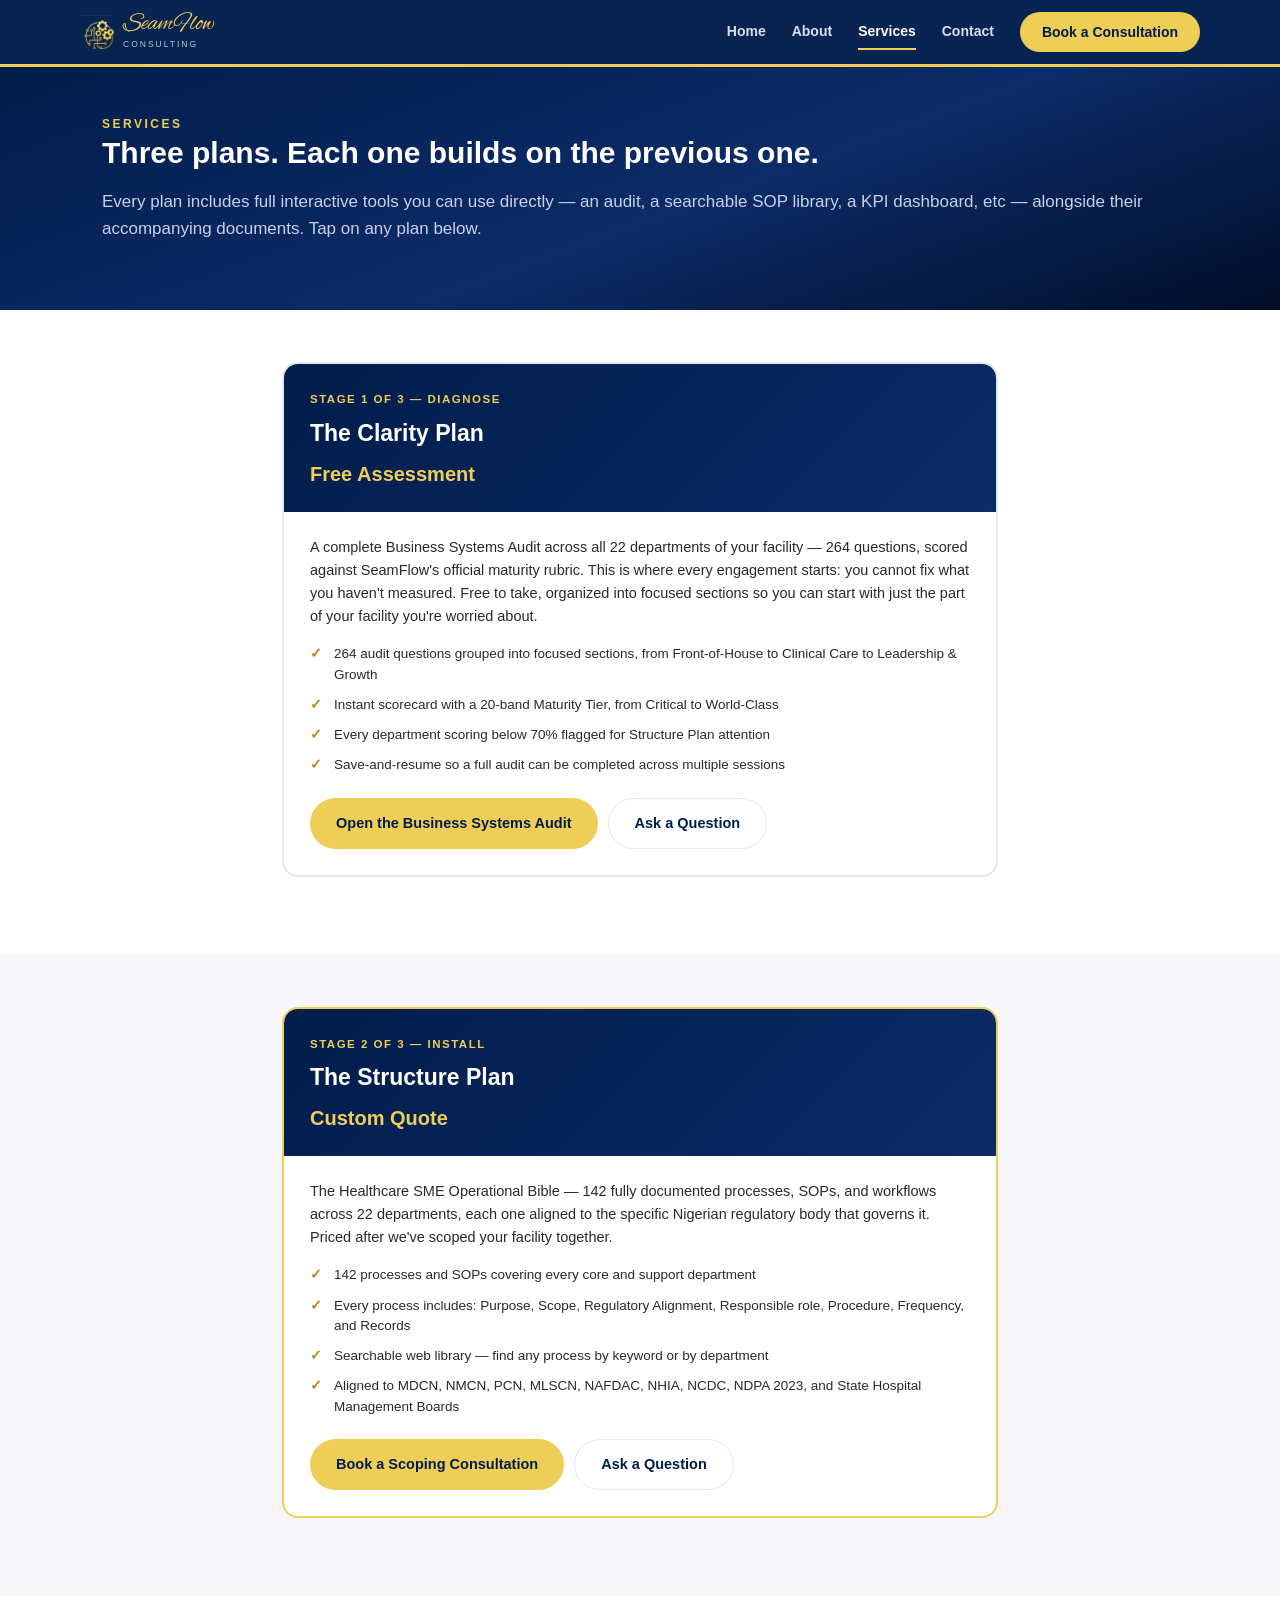
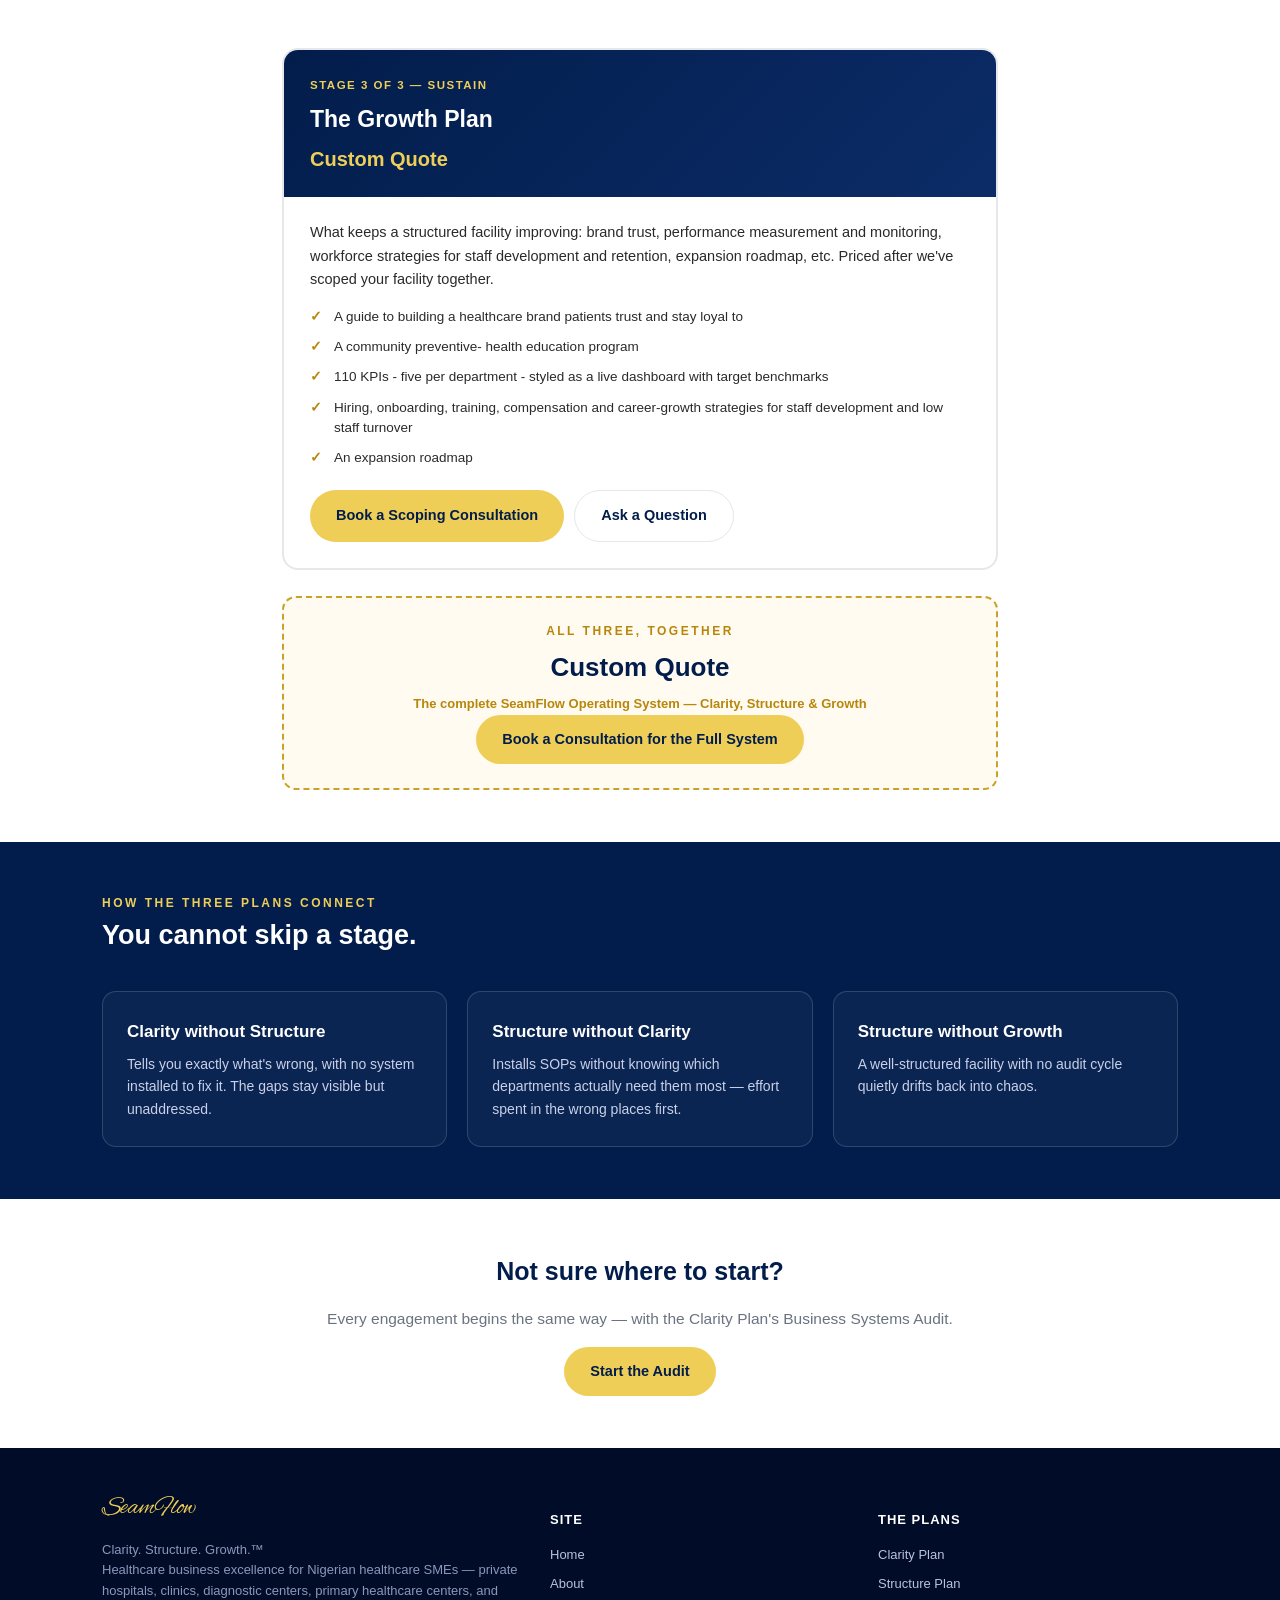
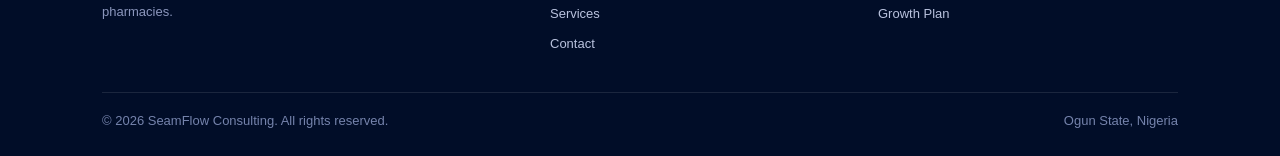
<file: services.html>
<!DOCTYPE html>
<html lang="en">
<head>
<meta charset="UTF-8">
<meta name="viewport" content="width=device-width, initial-scale=1.0">
<title>Services | SeamFlow Consulting — Clarity, Structure &amp; Growth Plans</title>
<meta name="description" content="The Clarity Plan, Structure Plan, and Growth Plan — SeamFlow Consulting's three-stage operating system for Nigerian healthcare SMEs.">
<link rel="icon" href="assets/icon.png">
<link rel="preconnect" href="https://fonts.googleapis.com">
<link rel="preconnect" href="https://fonts.gstatic.com" crossorigin>
<link href="https://fonts.googleapis.com/css2?family=Alex+Brush&display=swap" rel="stylesheet">
<link rel="stylesheet" href="style.css">
</head>
<body>

<header class="site-header">
  <div class="wrap nav-row">
    <a href="index.html" class="nav-brand">
      <img src="assets/icon.png" alt="SeamFlow icon">
      <div><div class="nb-word">SeamFlow</div><div class="nb-sub">Consulting</div></div>
    </a>
    <nav class="nav-links">
      <a href="index.html">Home</a>
      <a href="about.html">About</a>
      <a href="services.html" class="active">Services</a>
      <a href="contact.html">Contact</a>
      <a href="contact.html" class="nav-cta">Book a Consultation</a>
    </nav>
    <button class="nav-toggle" id="navToggle" aria-label="Menu">&#9776;</button>
  </div>
  <div class="mobile-menu" id="mobileMenu">
    <a href="index.html">Home</a>
    <a href="about.html">About</a>
    <a href="services.html">Services</a>
    <a href="contact.html">Contact</a>
    <a href="contact.html" class="cta-row">Book a Consultation &rarr;</a>
  </div>
</header>

<section class="hero" style="padding:48px 0 40px;">
  <div class="wrap">
    <div class="eyebrow on-navy">Services</div>
    <h1 style="font-size:30px;">Three plans. Each one builds on the previous one.</h1>
    <p class="lede">Every plan includes full interactive tools you can use directly — an audit, a searchable SOP library, a KPI dashboard, etc — alongside their accompanying documents. Tap on any plan below.</p>
  </div>
</section>

<!--<section class="report-banner">
  <div class="wrap">
    <div class="rb-inner">
      <div class="rb-icon">&#128196;</div>
      <div>
        <div class="rb-label">Our Promise to Every Client</div>
        <p>Every healthcare facility will receive a detailed report at every stage of their journey with us — a report that iterates their operational challenges based on their audit result, a roadmap on how to fix and close up their operational challenges, and a guide for expansion.</p>
      </div>
    </div>
  </div>
</section>-->

<!-- ===================== CLARITY PLAN ===================== -->
<section class="section" id="clarity">
  <div class="wrap-narrow">
    <div class="plan-card">
      <div class="plan-head">
        <div class="ph-stage">Stage 1 of 3 &mdash; Diagnose</div>
        <h3>The Clarity Plan</h3>
        <div class="ph-price">Free Assessment</div>
      </div>
      <div class="plan-body">
        <p>A complete Business Systems Audit across all 22 departments of your facility — 264 questions, scored against SeamFlow's official maturity rubric. This is where every engagement starts: you cannot fix what you haven't measured. Free to take, organized into focused sections so you can start with just the part of your facility you're worried about.</p>
        <ul class="plan-feats">
          <li>264 audit questions grouped into focused sections, from Front-of-House to Clinical Care to Leadership &amp; Growth</li>
          <li>Instant scorecard with a 20-band Maturity Tier, from Critical to World-Class</li>
          <li>Every department scoring below 70% flagged for Structure Plan attention</li>
          <li>Save-and-resume so a full audit can be completed across multiple sessions</li>
        </ul>
        <div class="plan-actions">
          <a href="tools/clarity-plan.html" class="btn btn-gold">Open the Business Systems Audit</a>
          <a href="contact.html" class="btn btn-outline" style="color:var(--navy);border-color:var(--line);">Ask a Question</a>
        </div>
      </div>
    </div>
  </div>
</section>

<!-- ===================== STRUCTURE PLAN ===================== -->
<section class="section section-panel" id="structure">
  <div class="wrap-narrow">
    <div class="plan-card featured">
      <div class="plan-head">
        <div class="ph-stage">Stage 2 of 3 &mdash; Install</div>
        <h3>The Structure Plan</h3>
        <div class="ph-price">Custom Quote</div>
      </div>
      <div class="plan-body">
        <p>The Healthcare SME Operational Bible — 142 fully documented processes, SOPs, and workflows across 22 departments, each one aligned to the specific Nigerian regulatory body that governs it. Priced after we've scoped your facility together.</p>
        <ul class="plan-feats">
          <li>142 processes and SOPs covering every core and support department</li>
          <li>Every process includes: Purpose, Scope, Regulatory Alignment, Responsible role, Procedure, Frequency, and Records</li>
          <li>Searchable web library — find any process by keyword or by department</li>
          <li>Aligned to MDCN, NMCN, PCN, MLSCN, NAFDAC, NHIA, NCDC, NDPA 2023, and State Hospital Management Boards</li>
        </ul>
        <div class="plan-actions">
          <a href="contact.html?interest=structure" class="btn btn-gold">Book a Scoping Consultation</a>
          <a href="contact.html" class="btn btn-outline" style="color:var(--navy);border-color:var(--line);">Ask a Question</a>
        </div>
      </div>
    </div>
  </div>
</section>

<!-- ===================== GROWTH PLAN ===================== -->
<section class="section" id="growth">
  <div class="wrap-narrow">
    <div class="plan-card">
      <div class="plan-head">
        <div class="ph-stage">Stage 3 of 3 &mdash; Sustain</div>
        <h3>The Growth Plan</h3>
        <div class="ph-price">Custom Quote</div>
      </div>
      <div class="plan-body">
        <p>What keeps a structured facility improving: brand trust, performance measurement and monitoring, workforce strategies for staff development and retention, expansion roadmap, etc. Priced after we've scoped your facility together.</p>

	<ul class="plan-feats">
		<li>A guide to building a healthcare brand patients trust and stay loyal to</li>
		<li>A community preventive- health education program</li>
		<li>110 KPIs - five per department - styled as a live dashboard with target benchmarks</li>
		<li>Hiring, onboarding, training, compensation and career-growth strategies for staff development and low staff turnover</li>
		<li>An expansion roadmap</li>
	</ul>
        <div class="plan-actions">
          <a href="contact.html?interest=growth" class="btn btn-gold">Book a Scoping Consultation</a>
          <a href="contact.html" class="btn btn-outline" style="color:var(--navy);border-color:var(--line);">Ask a Question</a>
        </div>
      </div>
    </div>

    <div class="bundle-box">
      <div class="eyebrow">All Three, Together</div>
      <div class="bb-price">Custom Quote</div>
      <div class="bb-save">The complete SeamFlow Operating System — Clarity, Structure &amp; Growth</div>
      <a href="contact.html?interest=bundle" class="btn btn-gold">Book a Consultation for the Full System</a>
    </div>
  </div>
</section>

<section class="section section-navy">
  <div class="wrap">
    <div class="section-head">
      <div class="eyebrow on-navy">How the Three Plans Connect</div>
      <h2>You cannot skip a stage.</h2>
    </div>
    <div class="card-grid cols-3">
      <div class="info-card" style="background:rgba(255,255,255,0.04);border-color:rgba(255,255,255,0.15);">
        <h3 style="color:#fff;">Clarity without Structure</h3>
        <p style="color:#C9D0E8;">Tells you exactly what's wrong, with no system installed to fix it. The gaps stay visible but unaddressed.</p>
      </div>
      <div class="info-card" style="background:rgba(255,255,255,0.04);border-color:rgba(255,255,255,0.15);">
        <h3 style="color:#fff;">Structure without Clarity</h3>
        <p style="color:#C9D0E8;">Installs SOPs without knowing which departments actually need them most — effort spent in the wrong places first.</p>
      </div>
      <div class="info-card" style="background:rgba(255,255,255,0.04);border-color:rgba(255,255,255,0.15);">
        <h3 style="color:#fff;">Structure without Growth</h3>
        <p style="color:#C9D0E8;">A well-structured facility with no audit cycle quietly drifts back into chaos.</p>
      </div>
    </div>
  </div>
</section>

<section class="section" style="text-align:center;">
  <div class="wrap-narrow">
    <h2 style="font-size:25px;">Not sure where to start?</h2>
    <p class="lede" style="font-size:15.5px;">Every engagement begins the same way — with the Clarity Plan's Business Systems Audit.</p>
    <a href="tools/clarity-plan.html" class="btn btn-gold">Start the Audit</a>
  </div>
</section>

<footer class="site-footer">
  <div class="wrap">
    <div class="footer-grid">
      <div class="footer-brand">
        <div class="fb-word">SeamFlow</div>
        <p>Clarity. Structure. Growth.&trade;<br>Healthcare business excellence for Nigerian healthcare SMEs — private hospitals, clinics, diagnostic centers, primary healthcare centers, and pharmacies.</p>
      </div>
      <div class="footer-col">
        <h5>Site</h5>
        <a href="index.html">Home</a>
        <a href="about.html">About</a>
        <a href="services.html">Services</a>
        <a href="contact.html">Contact</a>
      </div>
      <div class="footer-col">
        <h5>The Plans</h5>
        <a href="services.html#clarity">Clarity Plan</a>
        <a href="services.html#structure">Structure Plan</a>
        <a href="services.html#growth">Growth Plan</a>
      </div>
    </div>
    <div class="footer-bottom">
      <span>&copy; 2026 SeamFlow Consulting. All rights reserved.</span>
      <span>Ogun State, Nigeria</span>
    </div>
  </div>
</footer>

<script>
  document.getElementById('navToggle').addEventListener('click', function(){
    document.getElementById('mobileMenu').classList.toggle('open');
  });
</script>
</body>
</html>
</file>
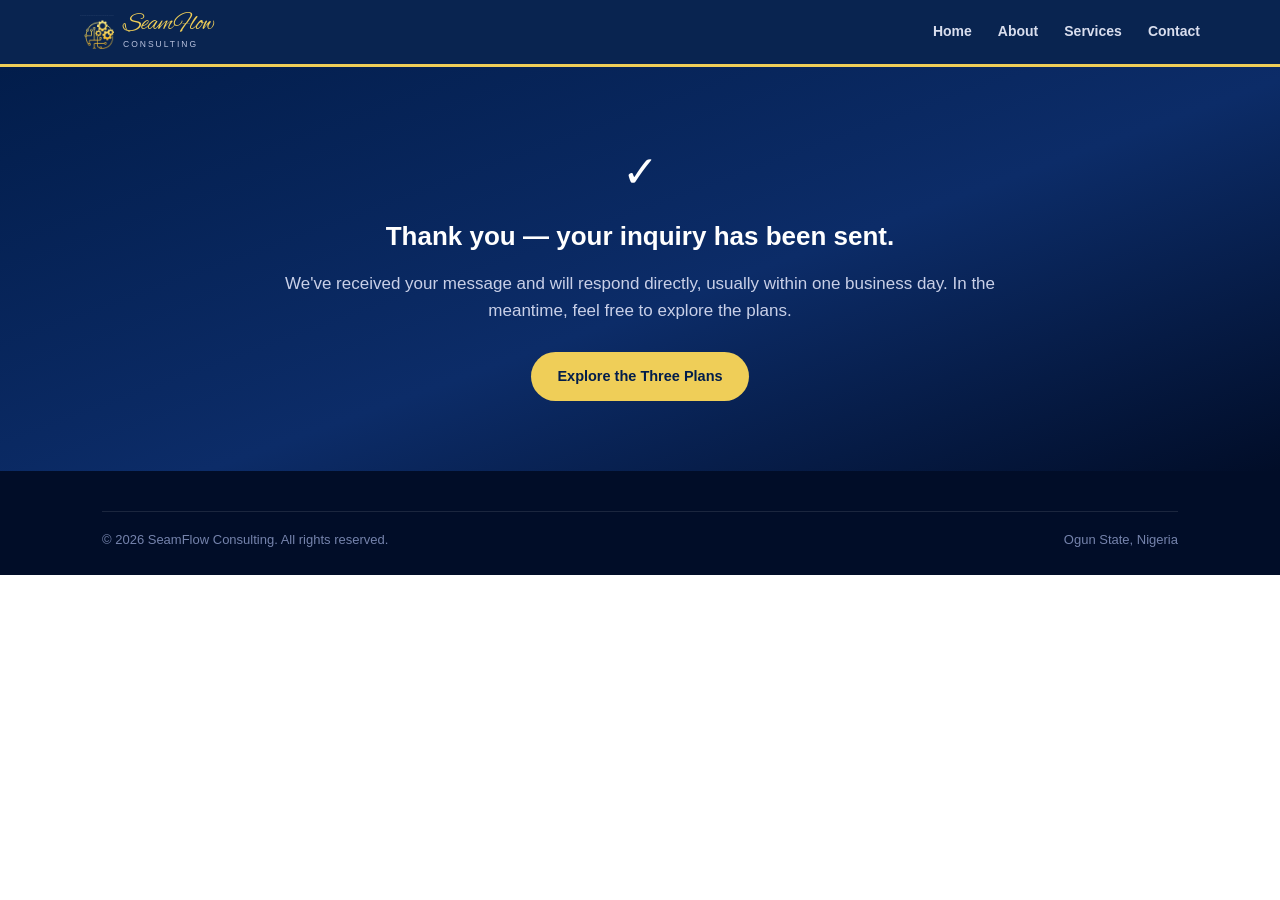
<file: thank-you.html>
<!DOCTYPE html>
<html lang="en">
<head>
<meta charset="UTF-8">
<meta name="viewport" content="width=device-width, initial-scale=1.0">
<title>Thank You | SeamFlow Consulting</title>
<link rel="icon" href="assets/icon.png">
<link rel="preconnect" href="https://fonts.googleapis.com">
<link rel="preconnect" href="https://fonts.gstatic.com" crossorigin>
<link href="https://fonts.googleapis.com/css2?family=Alex+Brush&display=swap" rel="stylesheet">
<link rel="stylesheet" href="style.css">
</head>
<body>
<header class="site-header">
  <div class="wrap nav-row">
    <a href="index.html" class="nav-brand">
      <img src="assets/icon.png" alt="SeamFlow icon">
      <div><div class="nb-word">SeamFlow</div><div class="nb-sub">Consulting</div></div>
    </a>
    <nav class="nav-links">
      <a href="index.html">Home</a>
      <a href="about.html">About</a>
      <a href="services.html">Services</a>
      <a href="contact.html">Contact</a>
    </nav>
    <button class="nav-toggle" id="navToggle" aria-label="Menu">&#9776;</button>
  </div>
  <div class="mobile-menu" id="mobileMenu">
    <a href="index.html">Home</a>
    <a href="about.html">About</a>
    <a href="services.html">Services</a>
    <a href="contact.html">Contact</a>
  </div>
</header>

<section class="hero" style="padding:70px 0;text-align:center;">
  <div class="wrap-narrow">
    <div style="font-size:44px;margin-bottom:14px;">&#10003;</div>
    <h1 style="font-size:26px;">Thank you — your inquiry has been sent.</h1>
    <p class="lede">We've received your message and will respond directly, usually within one business day. In the meantime, feel free to explore the plans.</p>
    <a href="services.html" class="btn btn-gold">Explore the Three Plans</a>
  </div>
</section>

<footer class="site-footer">
  <div class="wrap">
    <div class="footer-bottom">
      <span>&copy; 2026 SeamFlow Consulting. All rights reserved.</span>
      <span>Ogun State, Nigeria</span>
    </div>
  </div>
</footer>
<script>
  document.getElementById('navToggle').addEventListener('click', function(){
    document.getElementById('mobileMenu').classList.toggle('open');
  });
</script>
</body>
</html>
</file>
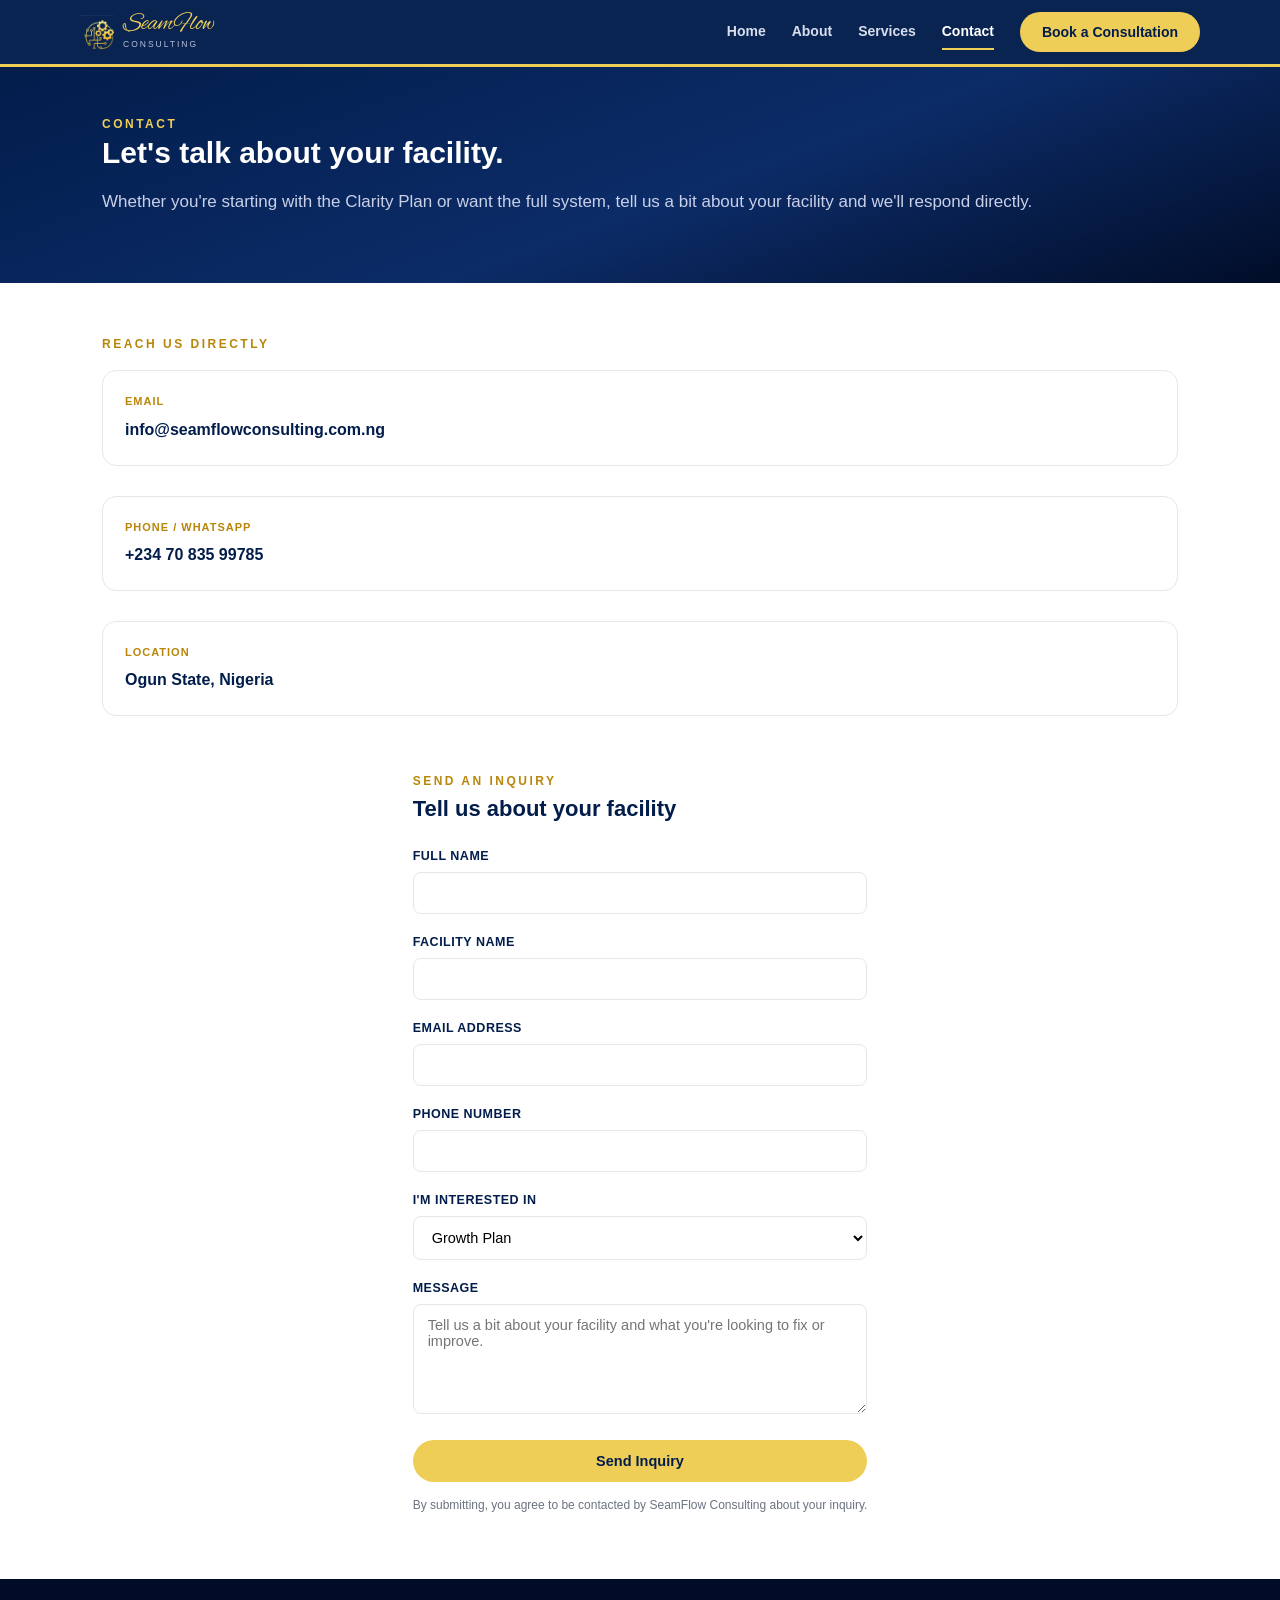
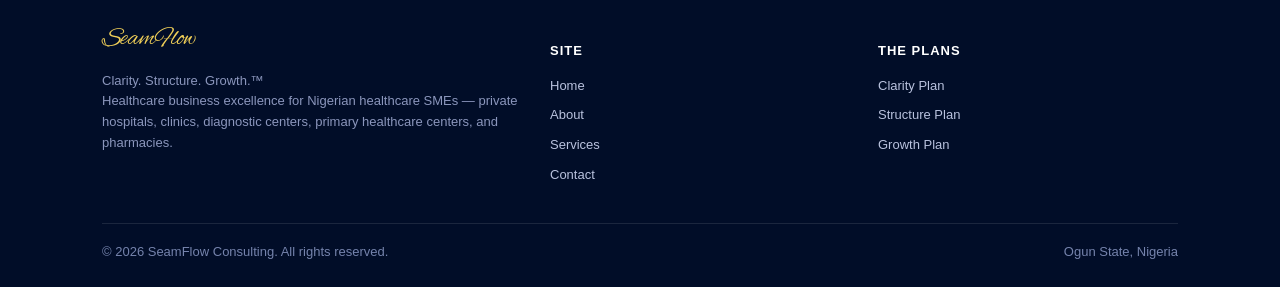
<file: tools/growth-plan.html>
<!DOCTYPE html>
<html lang="en">
<head>
<meta charset="UTF-8">
<meta name="viewport" content="width=device-width, initial-scale=1.0">
<title>SeamFlow Growth Plan</title>
<link rel="preconnect" href="https://fonts.googleapis.com">
<link rel="preconnect" href="https://fonts.gstatic.com" crossorigin>
<link href="https://fonts.googleapis.com/css2?family=Alex+Brush&family=Calibri:wght@400;700&display=swap" rel="stylesheet">
<style>
  :root{
    --navy:#021D4B;
    --navy-soft:#0C2C68;
    --gold:#EFCE58;
    --gold-light:#F8DE8A;
    --grey:#6B7280;
    --line:#E5E7EB;
    --bg:#FFFFFF;
    --panel:#F7F7F9;
  }
  *{box-sizing:border-box;}
  body{margin:0;font-family:Calibri,"Segoe UI",Roboto,Arial,sans-serif;background:var(--bg);color:#1A1A1A;}
  .app{max-width:760px;margin:0 auto;padding:0 0 60px;}

  .hdr{background:linear-gradient(135deg,var(--navy) 0%, var(--navy-soft) 100%);color:#fff;padding:22px 20px 20px;border-bottom:4px solid var(--gold);}
  .brand-row{display:flex;align-items:center;gap:10px;margin-bottom:10px;}
  .brand-row img{width:44px;height:44px;}
  .brand-name{font-family:'Alex Brush',cursive;font-size:30px;color:var(--gold);line-height:1;}
  .brand-sub{font-size:10.5px;letter-spacing:2px;text-transform:uppercase;color:var(--gold-light);margin-top:2px;}
  .hdr .tagline{font-size:11px;color:#B9C2DE;margin:2px 0 14px;font-style:italic;}
  .hdr h1{margin:0 0 4px;font-size:19px;font-weight:700;}
  .hdr p{margin:0;font-size:12.5px;color:#C9D0E8;line-height:1.5;}
  .plan-badge{display:inline-flex;align-items:center;gap:8px;background:rgba(245,222,138,0.14);border:1px solid var(--gold);border-radius:999px;padding:6px 14px;margin-top:12px;}
  .plan-badge .amt{font-weight:700;color:var(--gold-light);font-size:13px;}

  .intro{padding:20px 20px 4px;}
  .intro p{font-size:13.5px;color:#333;line-height:1.6;margin:0 0 16px;}

  .section-nav{padding:4px 20px 4px;}
  .section-card{
    display:flex;gap:14px;align-items:flex-start;
    border:1.5px solid var(--line);border-radius:12px;
    padding:16px 16px;margin-bottom:12px;cursor:pointer;
  }
  .section-card:hover{border-color:var(--gold);}
  .section-letter{
    width:38px;height:38px;min-width:38px;border-radius:10px;
    background:var(--navy);color:var(--gold-light);
    display:flex;align-items:center;justify-content:center;
    font-weight:800;font-size:16px;
  }
  .section-card .sc-title{font-size:15px;font-weight:700;color:var(--navy);margin-bottom:3px;}
  .section-card .sc-sub{font-size:12px;color:var(--grey);line-height:1.4;}
  .section-card .sc-arrow{margin-left:auto;color:var(--gold);font-size:18px;align-self:center;}

  .detail-view{padding:18px 20px 4px;}
  .back-link{display:inline-flex;align-items:center;gap:6px;background:none;border:none;color:var(--navy);font-size:13px;font-weight:700;cursor:pointer;padding:6px 0;margin-bottom:10px;font-family:inherit;}
  .detail-eyebrow{font-size:11px;font-weight:700;letter-spacing:1.5px;text-transform:uppercase;color:var(--gold);margin-bottom:6px;}
  .detail-title{font-size:21px;font-weight:700;color:var(--navy);margin:0 0 6px;line-height:1.25;}
  .detail-sub{font-size:13px;color:var(--grey);margin:0 0 20px;line-height:1.5;font-style:italic;}

  .block-h2{font-size:16.5px;font-weight:700;color:var(--navy);margin:22px 0 10px;border-bottom:2px solid var(--line);padding-bottom:6px;}
  .block-h3{font-size:14.5px;font-weight:700;color:var(--gold);margin:16px 0 6px;}
  .block-p{font-size:13.5px;color:#222;line-height:1.65;margin:0 0 12px;}
  .block-quote{border-left:4px solid var(--gold);background:#FFFBF0;padding:10px 14px;margin:12px 0;font-size:13.5px;font-style:italic;color:var(--navy);line-height:1.55;border-radius:4px;}
  .block-list{margin:0 0 14px;padding-left:20px;}
  .block-list li{font-size:13.5px;color:#222;line-height:1.6;margin-bottom:8px;}
  .block-list li b{color:var(--navy);}

  .dept-grid{display:flex;flex-direction:column;gap:8px;margin-top:6px;}
  .dept-chip{display:flex;justify-content:space-between;align-items:center;border:1.5px solid var(--line);border-radius:10px;padding:13px 14px;cursor:pointer;}
  .dept-chip:hover{border-color:var(--gold);}
  .dept-chip .dc-name{font-size:14px;font-weight:700;color:var(--navy);}
  .dept-chip .dc-meta{font-size:11.5px;color:var(--grey);margin-top:2px;}
  .dept-chip .dc-arrow{color:var(--gold);font-size:18px;}

  .kpi-grid{display:flex;flex-direction:column;gap:12px;margin:14px 0 18px;}
  .kpi-card{border:1.5px solid var(--line);border-radius:10px;background:var(--panel);padding:14px 16px;}
  .kpi-card .kc-badge{font-size:10.5px;font-weight:700;letter-spacing:1px;text-transform:uppercase;color:var(--gold);margin-bottom:4px;}
  .kpi-card .kc-value{font-size:26px;font-weight:800;color:var(--navy);line-height:1.1;margin-bottom:4px;}
  .kpi-card .kc-name{font-size:14px;font-weight:700;color:var(--navy);margin-bottom:4px;}
  .kpi-card .kc-def{font-size:12px;color:#444;font-style:italic;line-height:1.4;margin-bottom:10px;}
  .kpi-card .kc-meta{display:flex;gap:14px;flex-wrap:wrap;border-top:1px solid var(--line);padding-top:8px;}
  .kpi-card .kc-meta span{font-size:11px;color:var(--grey);}
  .kpi-card .kc-meta b{color:#333;font-weight:700;text-transform:uppercase;font-size:10px;letter-spacing:0.3px;}
  .type-tag{display:inline-block;font-size:11px;font-weight:700;letter-spacing:1.2px;text-transform:uppercase;color:var(--navy);background:#EFF1F8;border:1px solid var(--line);padding:4px 10px;border-radius:999px;margin-bottom:10px;}
  .status-legend{border:1.5px solid var(--gold);border-radius:10px;padding:14px 16px;margin:14px 0 20px;background:#FFFBF0;}
  .status-legend .sl-item{font-size:12.5px;color:#333;line-height:1.5;margin-bottom:6px;}
  .status-legend .sl-item b{color:var(--navy);}

  .disclaimer{font-size:11.5px;color:var(--grey);text-align:center;margin:26px 20px 0;line-height:1.5;}

  @media (max-width:420px){ .brand-name{font-size:26px;} .detail-title{font-size:19px;} }
</style>
</head>
<body>
<div class="app" id="app"></div>

<style>
  #accessGate{position:fixed;inset:0;z-index:9999;background:linear-gradient(160deg,#021D4B 0%,#0C2C68 55%,#010D28 100%);display:flex;align-items:center;justify-content:center;padding:24px;}
  #accessGate .gate-card{max-width:380px;width:100%;background:rgba(255,255,255,0.03);border:1.5px solid rgba(239,206,88,0.35);border-radius:16px;padding:32px 26px;text-align:center;}
  #accessGate img{width:56px;height:56px;margin:0 auto 14px;}
  #accessGate h2{color:#fff;font-size:19px;margin:0 0 8px;font-family:Calibri,sans-serif;}
  #accessGate p{color:#B9C2DE;font-size:13.5px;line-height:1.6;margin:0 0 22px;}
  #accessGate input{width:100%;padding:13px 14px;border-radius:8px;border:1.5px solid rgba(255,255,255,0.25);background:rgba(255,255,255,0.06);color:#fff;font-size:15px;text-align:center;letter-spacing:2px;margin-bottom:14px;font-family:Calibri,sans-serif;box-sizing:border-box;}
  #accessGate input::placeholder{color:#7583AC;letter-spacing:normal;}
  #accessGate button{width:100%;padding:13px;border-radius:999px;border:none;background:#EFCE58;color:#021D4B;font-weight:800;font-size:14.5px;cursor:pointer;font-family:Calibri,sans-serif;}
  #accessGate .gate-error{color:#F3A6A6;font-size:12.5px;margin-top:12px;display:none;}
  #accessGate .gate-back{display:inline-block;margin-top:18px;color:#8B96BC;font-size:12px;text-decoration:none;}
</style>

<script>
let ICON_B64;
let SECTIONS;
let TOKEN;

let state = { screen:"home", sectionKey:null, deptIndex:null };

/* ===================== USAGE TRACKING ===================== */
// This tool has no questionnaire to submit (unlike the Clarity Plan) —
// this just records that the access was used and what was looked at, so
// admin.html has some visibility into it. Fire-and-forget.
function logUsage(type, label){
  if(!TOKEN) return;
  fetch("/api/log-usage", {
    method:"POST",
    headers:{"Content-Type":"application/json"},
    body: JSON.stringify({ token: TOKEN, plan:"growth", type, label: label || "" })
  }).catch(()=>{});
}

function render(){
  const app = document.getElementById("app");
  if(state.screen === "home") app.innerHTML = renderHome();
  else if(state.screen === "section") app.innerHTML = renderSection();
  else app.innerHTML = renderDept();
  attachHandlers();
  window.scrollTo(0,0);
}

function brandHeader(){
  return `
  <div class="hdr">
    <a href="../index.html" style="display:inline-block;font-size:11.5px;color:#B9C2DE;text-decoration:none;margin-bottom:10px;">&larr; seamflowconsulting.com</a>
    <div class="brand-row">
      <img src="data:image/png;base64,${ICON_B64}" alt="SeamFlow icon">
      <div>
        <div class="brand-name">SeamFlow</div>
        <div class="brand-sub">Consulting</div>
      </div>
    </div>
    <div class="tagline">Clarity. Structure. Growth.</div>
    <h1>The Growth Plan</h1>
    <p>Brand Trust \u00b7 Preventive Healthcare \u00b7 Performance \u00b7 People \u00b7 Expansion</p>
    <div class="plan-badge">
      <span style="color:#fff;font-size:12px;">You are viewing the</span>
      <span class="amt">Growth Plan</span>
    </div>
  </div>`;
}

function renderHome(){
  return `
  ${brandHeader()}
  <div class="intro">
    <p>The Growth Plan is the third and final stage of the SeamFlow Operating System \u2014 what keeps a structured facility improving, trusted, well-staffed, and ready to expand. Tap any section below.</p>
  </div>
  <div class="section-nav">
    ${SECTIONS.map(s => `
      <div class="section-card" data-key="${s.key}">
        <div class="section-letter">${s.letter}</div>
        <div>
          <div class="sc-title">${s.title}</div>
          <div class="sc-sub">${s.subtitle}</div>
        </div>
        <div class="sc-arrow">\u203a</div>
      </div>`).join("")}
  </div>
  <p class="disclaimer">This Growth Plan should be adapted to your facility's specific size, specialty, licensing conditions, and local market, and reviewed periodically as your facility and Nigerian healthcare regulation evolve.</p>
  `;
}

function renderBlock(b){
  if(b.t === "h2") return `<div class="block-h2">${b.text}</div>`;
  if(b.t === "h3") return `<div class="block-h3">${b.text}</div>`;
  if(b.t === "p") return `<p class="block-p">${b.text}</p>`;
  if(b.t === "quote") return `<div class="block-quote">${b.text}</div>`;
  if(b.t === "bullets") return `<ul class="block-list">${b.items.map(i => `<li>${i.lead ? `<b>${i.lead}</b> ` : ""}${i.text}</li>`).join("")}</ul>`;
  if(b.t === "numbered") return `<ol class="block-list">${b.items.map(i => `<li>${i.lead ? `<b>${i.lead}</b> ` : ""}${i.text}</li>`).join("")}</ol>`;
  return "";
}

function renderSection(){
  const s = SECTIONS.find(x => x.key === state.sectionKey);
  let content = "";
  if(s.key === "kpi_dashboards"){
    content = `
      ${s.intro_blocks.map(renderBlock).join("")}
      <div class="dept-grid">
        ${s.departments.map((d,i) => `
          <div class="dept-chip" data-dept="${i}">
            <div>
              <div class="dc-name">${i+1}. ${d.name}</div>
              <div class="dc-meta">${d.type} \u00b7 5 KPIs</div>
            </div>
            <div class="dc-arrow">\u203a</div>
          </div>`).join("")}
      </div>
    `;
  } else {
    content = s.blocks.map(renderBlock).join("");
  }
  return `
  ${brandHeader()}
  <div class="detail-view">
    <button class="back-link" id="backBtn">\u2039 All sections</button>
    <div class="detail-eyebrow">Section ${s.letter}</div>
    <div class="detail-title">${s.title}</div>
    <div class="detail-sub">${s.subtitle}</div>
    ${content}
  </div>
  <p class="disclaimer">Growth Plan \u2014 SeamFlow Consulting.</p>
  `;
}

function renderDept(){
  const s = SECTIONS.find(x => x.key === "kpi_dashboards");
  const d = s.departments[state.deptIndex];
  return `
  ${brandHeader()}
  <div class="detail-view">
    <button class="back-link" id="backToSectionBtn">\u2039 All departments</button>
    <div class="detail-eyebrow">Section C \u2014 KPI Dashboards</div>
    <div class="detail-title">${d.name}</div>
    <div class="type-tag">${d.type}</div>
    <p class="block-p">${d.overview}</p>
    <div class="kpi-grid">
      ${d.kpis.map(k => `
        <div class="kpi-card">
          <div class="kc-badge">Target Benchmark</div>
          <div class="kc-value">${k[2]}</div>
          <div class="kc-name">${k[0]}</div>
          <div class="kc-def">${k[1]}</div>
          <div class="kc-meta">
            <span><b>Frequency</b> ${k[3]}</span>
            <span><b>Owner</b> ${k[4]}</span>
          </div>
        </div>`).join("")}
    </div>
  </div>
  <p class="disclaimer">Growth Plan \u2014 SeamFlow Consulting. Targets are starting points \u2014 adjust as your facility's own baseline data accumulates.</p>
  `;
}

function attachHandlers(){
  if(state.screen === "home"){
    document.querySelectorAll(".section-card").forEach(el => {
      el.onclick = () => {
        state.screen = "section"; state.sectionKey = el.getAttribute("data-key");
        const s = SECTIONS.find(x => x.key === state.sectionKey);
        logUsage("view", s.title);
        render();
      };
    });
  } else if(state.screen === "section"){
    document.getElementById("backBtn").onclick = () => { state.screen = "home"; state.sectionKey = null; render(); };
    document.querySelectorAll(".dept-chip").forEach(el => {
      el.onclick = () => {
        state.screen = "dept"; state.deptIndex = parseInt(el.getAttribute("data-dept"),10);
        const s = SECTIONS.find(x => x.key === "kpi_dashboards");
        const d = s.departments[state.deptIndex];
        logUsage("view", `KPI Dashboards — ${d.name}`);
        render();
      };
    });
  } else {
    document.getElementById("backToSectionBtn").onclick = () => { state.screen = "section"; render(); };
  }
}

/* ===================== ACCESS BOOTSTRAP ===================== */
(async function(){
  const plan = "growth";
  const params = new URLSearchParams(location.search);
  const token = params.get("token");
  const redirect = `../contact.html?interest=${plan}`;
  if (!token || params.get("plan") !== plan) { location.replace(redirect); return; }
  try {
    const access = await fetch(`/api/check-access?token=${encodeURIComponent(token)}&plan=${plan}`);
    if (!access.ok || !(await access.json()).valid) { location.replace(redirect); return; }
    const contentResponse = await fetch(`/api/get-tool-content?token=${encodeURIComponent(token)}&plan=${plan}`);
    if (!contentResponse.ok) throw new Error("content unavailable");
    ({ ICON_B64, SECTIONS } = await contentResponse.json());
    TOKEN = token;
    logUsage("access");
    render();
  } catch (error) {
    location.replace(redirect);
  }
})();
</script>
</body>
</html>
</file>
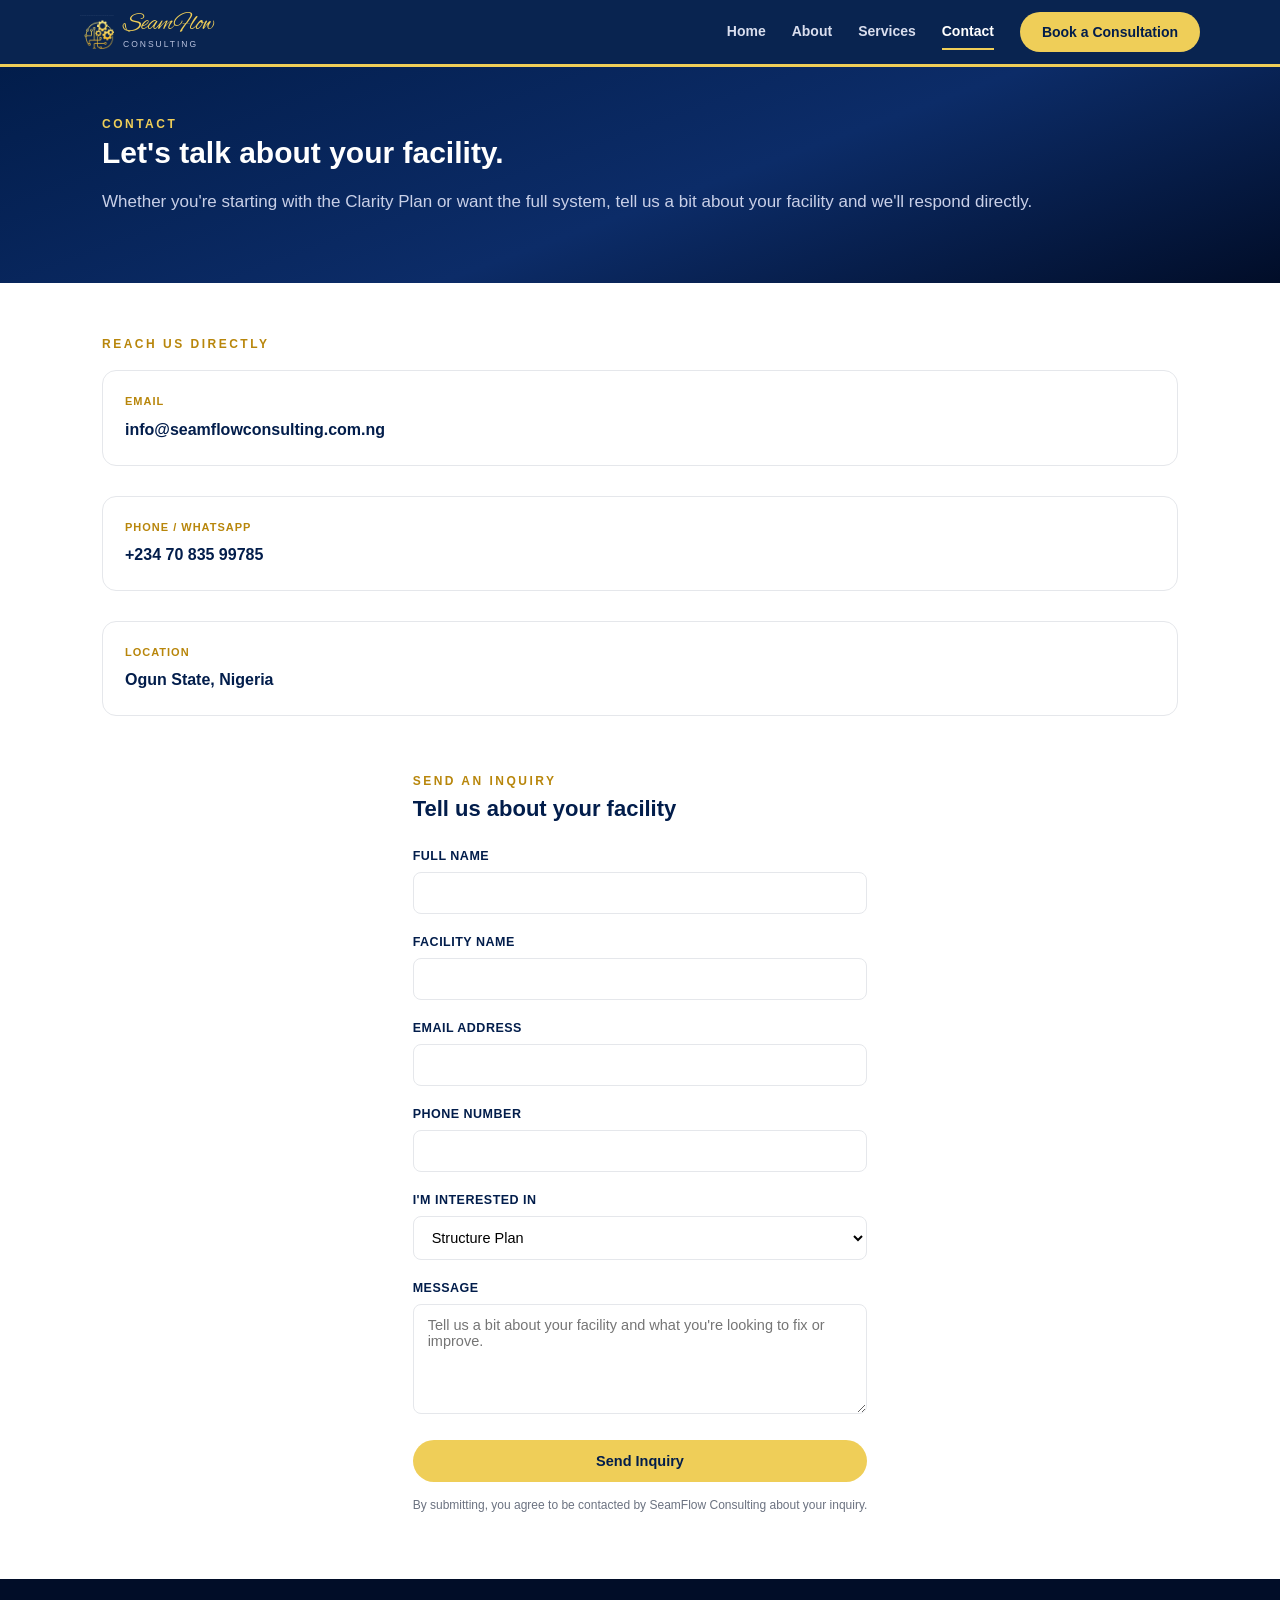
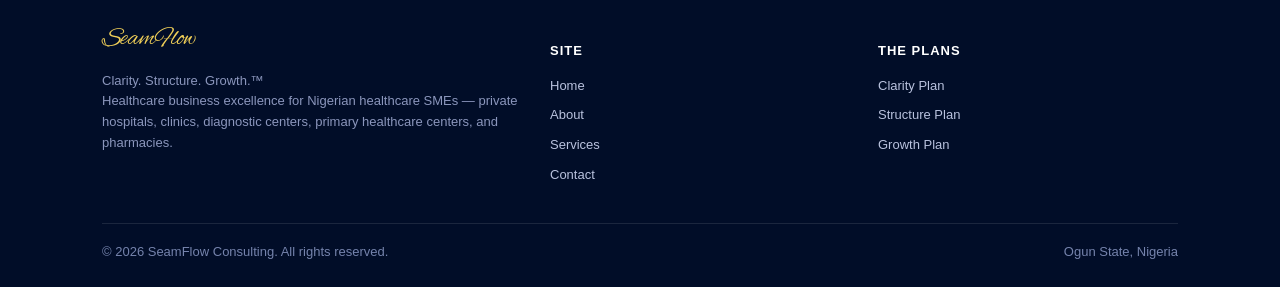
<file: tools/structure-plan.html>
<!DOCTYPE html>
<html lang="en">
<head>
<meta charset="UTF-8">
<meta name="viewport" content="width=device-width, initial-scale=1.0">
<title>SeamFlow Structure Plan</title>
<link rel="preconnect" href="https://fonts.googleapis.com">
<link rel="preconnect" href="https://fonts.gstatic.com" crossorigin>
<link href="https://fonts.googleapis.com/css2?family=Alex+Brush&family=Calibri:wght@400;700&display=swap" rel="stylesheet">
<style>
  :root{
    --navy:#021D4B;
    --navy-soft:#0C2C68;
    --gold:#EFCE58;
    --gold-light:#F8DE8A;
    --grey:#6B7280;
    --line:#E5E7EB;
    --bg:#FFFFFF;
    --panel:#F7F7F9;
    --green:#1E8E5A;
  }
  *{box-sizing:border-box;}
  body{margin:0;font-family:Calibri,"Segoe UI",Roboto,Arial,sans-serif;background:var(--bg);color:#1A1A1A;}
  .app{max-width:760px;margin:0 auto;padding:0 0 60px;}

  .hdr{background:linear-gradient(135deg,var(--navy) 0%, var(--navy-soft) 100%);color:#fff;padding:22px 20px 20px;border-bottom:4px solid var(--gold);}
  .brand-row{display:flex;align-items:center;gap:10px;margin-bottom:10px;}
  .brand-row img{width:44px;height:44px;}
  .brand-name{font-family:'Alex Brush',cursive;font-size:30px;color:var(--gold);line-height:1;}
  .brand-sub{font-size:10.5px;letter-spacing:2px;text-transform:uppercase;color:var(--gold-light);margin-top:2px;}
  .hdr .tagline{font-size:11px;color:#B9C2DE;margin:2px 0 14px;font-style:italic;}
  .hdr h1{margin:0 0 4px;font-size:19px;font-weight:700;}
  .hdr p{margin:0;font-size:12.5px;color:#C9D0E8;line-height:1.5;}

  .plan-badge{display:inline-flex;align-items:center;gap:8px;background:rgba(245,222,138,0.14);border:1px solid var(--gold);border-radius:999px;padding:6px 14px;margin-top:12px;}
  .plan-badge .amt{font-weight:700;color:var(--gold-light);font-size:13px;}

  .search-wrap{padding:16px 20px 0;position:sticky;top:0;background:var(--bg);z-index:5;}
  .search-input{width:100%;padding:12px 14px;border:1.5px solid var(--line);border-radius:10px;font-size:14px;font-family:inherit;}
  .search-results{margin-top:10px;}
  .search-hit{border:1px solid var(--line);border-radius:8px;padding:10px 12px;margin-bottom:8px;cursor:pointer;}
  .search-hit:hover{border-color:var(--gold);}
  .search-hit .sh-dept{font-size:10.5px;text-transform:uppercase;letter-spacing:0.5px;color:var(--grey);font-weight:700;}
  .search-hit .sh-title{font-size:14px;font-weight:700;color:var(--navy);margin-top:2px;}
  .search-empty{font-size:12.5px;color:var(--grey);padding:8px 2px;}

  .dept-nav{padding:16px 20px 4px;}
  .dept-nav-label{font-size:11px;font-weight:700;letter-spacing:1px;text-transform:uppercase;color:var(--grey);margin-bottom:10px;}
  .dept-chip-grid{display:flex;flex-direction:column;gap:8px;}
  .dept-chip{display:flex;justify-content:space-between;align-items:center;border:1.5px solid var(--line);border-radius:10px;padding:13px 14px;cursor:pointer;}
  .dept-chip:hover{border-color:var(--gold);}
  .dept-chip .dc-name{font-size:14px;font-weight:700;color:var(--navy);}
  .dept-chip .dc-meta{font-size:11.5px;color:var(--grey);margin-top:2px;}
  .dept-chip .dc-arrow{color:var(--gold);font-size:18px;}

  .dept-view{padding:16px 20px 4px;}
  .back-link{display:inline-flex;align-items:center;gap:6px;background:none;border:none;color:var(--navy);font-size:13px;font-weight:700;cursor:pointer;padding:6px 0;margin-bottom:10px;font-family:inherit;}
  .dept-title{font-size:20px;font-weight:700;color:var(--navy);margin:6px 0 8px;}
  .dept-overview{font-size:13.5px;color:#333;line-height:1.6;margin:0 0 20px;}

  .section-label{font-size:12px;font-weight:700;letter-spacing:1px;text-transform:uppercase;color:var(--gold);border-bottom:2px solid var(--line);padding-bottom:8px;margin:22px 0 14px;}

  .workflow-strip{display:flex;flex-direction:column;gap:0;margin-bottom:6px;}
  .wf-step{display:flex;align-items:flex-start;gap:12px;position:relative;padding-bottom:18px;}
  .wf-step:last-child{padding-bottom:0;}
  .wf-num{width:26px;height:26px;min-width:26px;border-radius:50%;background:var(--navy);color:var(--gold-light);font-size:12px;font-weight:700;display:flex;align-items:center;justify-content:center;position:relative;z-index:1;}
  .wf-step:not(:last-child)::before{content:"";position:absolute;left:13px;top:26px;bottom:0;width:2px;background:var(--line);}
  .wf-text{font-size:13.5px;color:#222;padding-top:3px;line-height:1.4;}

  .sop-card{border:1.5px solid var(--line);border-radius:10px;margin-bottom:12px;overflow:hidden;}
  .sop-head{padding:14px 16px;cursor:pointer;display:flex;justify-content:space-between;align-items:center;gap:10px;background:var(--panel);}
  .sop-head .sh-code{font-size:10.5px;font-weight:700;color:var(--gold);letter-spacing:0.5px;}
  .sop-head .sh-title{font-size:14.5px;font-weight:700;color:var(--navy);margin-top:2px;}
  .sop-head .sh-toggle{font-size:16px;color:var(--grey);min-width:16px;text-align:center;}
  .sop-body{padding:0 16px 16px;display:none;}
  .sop-body.open{display:block;}
  .sop-field{margin-top:14px;}
  .sop-field .sf-label{font-size:10.5px;font-weight:700;letter-spacing:0.8px;text-transform:uppercase;color:var(--grey);margin-bottom:5px;}
  .sop-field .sf-val{font-size:13.5px;color:#222;line-height:1.55;}
  .sop-field-reg{background:#FFFBF0;border-left:3px solid var(--gold);padding:10px 12px;border-radius:4px;margin-top:14px;}
  .sop-field-reg .sf-label{color:var(--gold);}

  .reg-list{margin:0 0 6px;padding-left:20px;}
  .reg-list li{font-size:13px;color:#333;line-height:1.55;margin-bottom:8px;}
  .sop-steps{margin:0;padding-left:20px;}
  .sop-steps li{font-size:13.5px;color:#222;line-height:1.6;margin-bottom:6px;}
  .sop-meta-row{display:flex;gap:16px;margin-top:14px;flex-wrap:wrap;}
  .sop-meta-row .smr-item{font-size:12px;color:var(--grey);}
  .sop-meta-row .smr-item b{color:var(--navy);}

  .toc-link{font-size:12px;color:var(--grey);text-decoration:underline;cursor:pointer;background:none;border:none;font-family:inherit;padding:0;}

  .disclaimer{font-size:11.5px;color:var(--grey);text-align:center;margin:26px 20px 0;line-height:1.5;}

  @media (max-width:420px){ .brand-name{font-size:26px;} .dept-title{font-size:18px;} }
</style>
</head>
<body>
<div class="app" id="app"></div>

<style>
  #accessGate{position:fixed;inset:0;z-index:9999;background:linear-gradient(160deg,#021D4B 0%,#0C2C68 55%,#010D28 100%);display:flex;align-items:center;justify-content:center;padding:24px;}
  #accessGate .gate-card{max-width:380px;width:100%;background:rgba(255,255,255,0.03);border:1.5px solid rgba(239,206,88,0.35);border-radius:16px;padding:32px 26px;text-align:center;}
  #accessGate img{width:56px;height:56px;margin:0 auto 14px;}
  #accessGate h2{color:#fff;font-size:19px;margin:0 0 8px;font-family:Calibri,sans-serif;}
  #accessGate p{color:#B9C2DE;font-size:13.5px;line-height:1.6;margin:0 0 22px;}
  #accessGate input{width:100%;padding:13px 14px;border-radius:8px;border:1.5px solid rgba(255,255,255,0.25);background:rgba(255,255,255,0.06);color:#fff;font-size:15px;text-align:center;letter-spacing:2px;margin-bottom:14px;font-family:Calibri,sans-serif;box-sizing:border-box;}
  #accessGate input::placeholder{color:#7583AC;letter-spacing:normal;}
  #accessGate button{width:100%;padding:13px;border-radius:999px;border:none;background:#EFCE58;color:#021D4B;font-weight:800;font-size:14.5px;cursor:pointer;font-family:Calibri,sans-serif;}
  #accessGate .gate-error{color:#F3A6A6;font-size:12.5px;margin-top:12px;display:none;}
  #accessGate .gate-back{display:inline-block;margin-top:18px;color:#8B96BC;font-size:12px;text-decoration:none;}
</style>

<script>
let ICON_B64;
let DEPARTMENTS;
let TOKEN;

let state = { screen:"home", deptKey:null, query:"" };

/* ===================== USAGE TRACKING ===================== */
// This tool has no questionnaire to submit (unlike the Clarity Plan) —
// this just records that the access was used and what was looked at, so
// admin.html has some visibility into it. Fire-and-forget.
function logUsage(type, label){
  if(!TOKEN) return;
  fetch("/api/log-usage", {
    method:"POST",
    headers:{"Content-Type":"application/json"},
    body: JSON.stringify({ token: TOKEN, plan:"structure", type, label: label || "" })
  }).catch(()=>{});
}

function render(){
  const app = document.getElementById("app");
  if(state.screen === "home") app.innerHTML = renderHome();
  else app.innerHTML = renderDept();
  attachHandlers();
  window.scrollTo(0,0);
}

function brandHeader(){
  return `
  <div class="hdr">
    <div class="brand-row">
      <img src="data:image/png;base64,${ICON_B64}" alt="SeamFlow icon">
      <div>
        <div class="brand-name">SeamFlow</div>
        <div class="brand-sub">Consulting</div>
      </div>
    </div>
    <div class="tagline">Clarity. Structure. Growth.</div>
    <h1>Structure Plan \u2014 Processes, SOPs &amp; Workflows</h1>
    <p>Every department in your facility, fully documented and ready to implement.</p>
    <div class="plan-badge">
      <span style="color:#fff;font-size:12px;">You are viewing the</span>
      <span class="amt">Structure Plan</span>
    </div>
  </div>`;
}

function totalSopCount(){
  return DEPARTMENTS.reduce((a,d)=>a+d.sops.length,0);
}

function renderHome(){
  const q = state.query.trim().toLowerCase();
  let searchBlock = "";
  if(q.length > 0){
    const hits = [];
    DEPARTMENTS.forEach(d => {
      d.sops.forEach(s => {
        const hay = (s.title + " " + s.purpose + " " + s.code + " " + s.regulatory).toLowerCase();
        if(hay.includes(q)) hits.push({dept:d, sop:s});
      });
    });
    searchBlock = `
    <div class="search-results">
      ${hits.length === 0 ? `<div class="search-empty">No process or SOP matches "${state.query}".</div>` :
        hits.map(h => `
        <div class="search-hit" data-dept="${h.dept.key}" data-sop="${h.sop.code}">
          <div class="sh-dept">${h.dept.name}</div>
          <div class="sh-title">${h.sop.code} \u2014 ${h.sop.title}</div>
        </div>`).join("")}
    </div>`;
  }

  return `
  ${brandHeader()}
  <div class="search-wrap">
    <input type="text" class="search-input" id="searchInput" placeholder="Search any process or SOP, e.g. 'medication', 'triage', 'claims'" value="${state.query}">
    ${searchBlock}
  </div>
  <div class="dept-nav">
    <div class="dept-nav-label">All ${DEPARTMENTS.length} Departments \u2014 ${totalSopCount()} Documented Processes</div>
    <div class="dept-chip-grid">
      ${DEPARTMENTS.map(d => `
        <div class="dept-chip" data-dept="${d.key}">
          <div>
            <div class="dc-name">${d.name}</div>
            <div class="dc-meta">${d.sops.length} Processes \u00b7 1 workflow</div>
          </div>
          <div class="dc-arrow">\u203a</div>
        </div>`).join("")}
    </div>
  </div>
  <p class="disclaimer">This Structure Plan package documents processes, SOPs, and workflows for every core department. Content should be adapted to reflect your facility's specific licensing, staffing, and regulatory context before formal rollout.</p>
  `;
}

function renderDept(openSopCode){
  const d = DEPARTMENTS.find(x => x.key === state.deptKey);
  return `
  ${brandHeader()}
  <div class="dept-view">
    <button class="back-link" id="backBtn">\u2039 All departments</button>
    <div class="dept-title">${d.name}</div>
    <div class="dept-overview">${d.overview}</div>

    <div class="section-label">Governing Regulatory Bodies</div>
    <ul class="reg-list">
      ${d.regulatory_bodies.map(rb => `<li>${rb}</li>`).join("")}
    </ul>

    <div class="section-label">Core Workflow</div>
    <div class="workflow-strip">
      ${d.workflow.map((w,i) => `
        <div class="wf-step">
          <div class="wf-num">${i+1}</div>
          <div class="wf-text">${w}</div>
        </div>`).join("")}
    </div>

    <div class="section-label">Standard Operating Procedures</div>
    ${d.sops.map(s => `
      <div class="sop-card" data-sop="${s.code}">
        <div class="sop-head">
          <div>
            <div class="sh-code">${s.code}</div>
            <div class="sh-title">${s.title}</div>
          </div>
          <div class="sh-toggle">${state._openSop === s.code ? "\u2212" : "+"}</div>
        </div>
        <div class="sop-body ${state._openSop === s.code ? "open" : ""}">
          <div class="sop-field"><div class="sf-label">Purpose</div><div class="sf-val">${s.purpose}</div></div>
          <div class="sop-field"><div class="sf-label">Scope</div><div class="sf-val">${s.scope}</div></div>
          <div class="sop-field sop-field-reg"><div class="sf-label">Regulatory Alignment</div><div class="sf-val">${s.regulatory}</div></div>
          <div class="sop-field"><div class="sf-label">Procedure</div>
            <ol class="sop-steps">${s.steps.map(st => `<li>${st}</li>`).join("")}</ol>
          </div>
          <div class="sop-meta-row">
            <div class="smr-item"><b>Responsible:</b> ${s.responsible}</div>
            <div class="smr-item"><b>Frequency:</b> ${s.frequency}</div>
            <div class="smr-item"><b>Records:</b> ${s.records}</div>
          </div>
        </div>
      </div>`).join("")}
  </div>
  <p class="disclaimer">Structure Plan \u2014 SeamFlow Consulting. This SOP set should be reviewed against your facility's specific license class and regulatory requirements before adoption.</p>
  `;
}

function attachHandlers(){
  if(state.screen === "home"){
    const searchInput = document.getElementById("searchInput");
    searchInput.oninput = (e) => { state.query = e.target.value; render(); document.getElementById("searchInput").focus(); document.getElementById("searchInput").setSelectionRange(state.query.length, state.query.length); };
    document.querySelectorAll(".dept-chip").forEach(el => {
      el.onclick = () => {
        state.screen = "dept"; state.deptKey = el.getAttribute("data-dept"); state._openSop = null;
        const d = DEPARTMENTS.find(x => x.key === state.deptKey);
        logUsage("view", d.name);
        render();
      };
    });
    document.querySelectorAll(".search-hit").forEach(el => {
      el.onclick = () => {
        state.screen = "dept";
        state.deptKey = el.getAttribute("data-dept");
        state._openSop = el.getAttribute("data-sop");
        state.query = "";
        const d = DEPARTMENTS.find(x => x.key === state.deptKey);
        const s = d.sops.find(x => x.code === state._openSop);
        logUsage("view", `${d.name} — ${s.code}: ${s.title}`);
        render();
      };
    });
  } else {
    document.getElementById("backBtn").onclick = () => { state.screen = "home"; state.deptKey = null; render(); };
    document.querySelectorAll(".sop-head").forEach(el => {
      el.onclick = () => {
        const card = el.parentElement;
        const code = card.getAttribute("data-sop");
        const opening = state._openSop !== code;
        state._openSop = opening ? code : null;
        if(opening){
          const d = DEPARTMENTS.find(x => x.key === state.deptKey);
          const s = d.sops.find(x => x.code === code);
          logUsage("view", `${d.name} — ${s.code}: ${s.title}`);
        }
        render();
      };
    });
  }
}

/* ===================== ACCESS BOOTSTRAP ===================== */
(async function(){
  const plan = "structure";
  const params = new URLSearchParams(location.search);
  const token = params.get("token");
  const redirect = `../contact.html?interest=${plan}`;
  if (!token || params.get("plan") !== plan) { location.replace(redirect); return; }
  try {
    const access = await fetch(`/api/check-access?token=${encodeURIComponent(token)}&plan=${plan}`);
    if (!access.ok || !(await access.json()).valid) { location.replace(redirect); return; }
    const contentResponse = await fetch(`/api/get-tool-content?token=${encodeURIComponent(token)}&plan=${plan}`);
    if (!contentResponse.ok) throw new Error("content unavailable");
    ({ ICON_B64, DEPARTMENTS } = await contentResponse.json());
    TOKEN = token;
    logUsage("access");
    render();
  } catch (error) {
    location.replace(redirect);
  }
})();
</script>
</body>
</html>
</file>
<file: style.css>
/* ============================================================
   SeamFlow Consulting — Shared Site Stylesheet
   Brand: Navy #021D4B / Gold #EFCE58 / Calibri / Alex Brush script
   ============================================================ */

:root{
  --navy:#021D4B;
  --navy-soft:#0C2C68;
  --navy-deep:#010D28;
  --gold:#EFCE58;
  --gold-deep:#B8860B;
  --gold-line:#C9A227;
  --cream:#FFFFFF;
  --panel:#F7F7F9;
  --ink:#1A1A1A;
  --body-text:#2A2A2A;
  --grey:#6B7280;
  --line:#E5E7EB;
}

*{box-sizing:border-box;}
html{scroll-behavior:smooth;}
body{
  margin:0;
  font-family:Calibri,"Segoe UI",Roboto,Arial,sans-serif;
  background:var(--cream);
  color:var(--body-text);
  line-height:1.6;
}
img{max-width:100%;display:block;}
a{color:inherit;text-decoration:none;}
.wrap{max-width:1120px;margin:0 auto;padding:0 22px;}
.wrap-narrow{max-width:760px;margin:0 auto;padding:0 22px;}

:focus-visible{outline:3px solid var(--gold);outline-offset:2px;}

/* ---------- Typography ---------- */
.script-word{font-family:'Alex Brush',cursive;color:var(--gold);line-height:1;}
h1,h2,h3,h4{font-family:Calibri,"Segoe UI",Roboto,Arial,sans-serif;color:var(--navy);margin:0 0 0.5em;font-weight:700;}
.eyebrow{font-size:12px;font-weight:700;letter-spacing:2.5px;text-transform:uppercase;color:var(--gold-deep);}
.eyebrow.on-navy{color:var(--gold);}
.lede{font-size:19px;color:var(--grey);line-height:1.6;}

/* ---------- Header / Nav ---------- */
.site-header{
  position:sticky;top:0;z-index:50;
  background:rgba(2,29,75,0.97);
  border-bottom:3px solid var(--gold);
  backdrop-filter:blur(6px);
}
.nav-row{display:flex;align-items:center;justify-content:space-between;padding:12px 0;}
.nav-brand{display:flex;align-items:center;gap:9px;}
.nav-brand img{width:34px;height:34px;}
.nav-brand .nb-word{font-family:'Alex Brush',cursive;color:var(--gold);font-size:25px;line-height:1;}
.nav-brand .nb-sub{font-size:8.5px;letter-spacing:2px;text-transform:uppercase;color:#B9C2DE;margin-top:1px;}
.nav-links{display:none;gap:26px;align-items:center;}
.nav-links a{color:#D9DEEE;font-size:14px;font-weight:700;padding:6px 0;border-bottom:2px solid transparent;}
.nav-links a:hover, .nav-links a.active{color:#fff;border-bottom-color:var(--gold);}
.nav-cta{background:var(--gold);color:var(--navy);font-weight:700;font-size:13px;padding:9px 18px;border-radius:999px;white-space:nowrap;}
.nav-links a.nav-cta{color:var(--navy);padding:9px 22px;border-bottom:none;}
.nav-links a.nav-cta:hover{color:var(--navy);background:#F8DE8A;}
.nav-toggle{display:block;background:none;border:none;color:#fff;font-size:24px;cursor:pointer;padding:4px 8px;}
.mobile-menu{display:none;flex-direction:column;background:var(--navy-deep);border-top:1px solid rgba(255,255,255,0.1);}
.mobile-menu.open{display:flex;}
.mobile-menu a{color:#D9DEEE;font-size:15px;font-weight:700;padding:14px 22px;border-bottom:1px solid rgba(255,255,255,0.08);}
.mobile-menu a.cta-row{color:var(--gold);}

@media (min-width:860px){
  .nav-links{display:flex;}
  .nav-toggle{display:none;}
  .mobile-menu{display:none !important;}
}

/* ---------- Buttons ---------- */
.btn{
  display:inline-flex;align-items:center;justify-content:center;gap:8px;
  font-weight:700;font-size:14.5px;padding:13px 26px;border-radius:999px;
  border:none;cursor:pointer;font-family:inherit;text-align:center;
}
.btn-gold{background:var(--gold);color:var(--navy);}
.btn-gold:hover{background:#F8DE8A;}
.btn-outline{background:transparent;color:#fff;border:1.5px solid rgba(255,255,255,0.5);}
.btn-outline:hover{border-color:var(--gold);color:var(--gold);}
.btn-navy{background:var(--navy);color:#fff;}
.btn-navy:hover{background:var(--navy-soft);}
.btn-block{width:100%;}

/* ---------- Hero ---------- */
.hero{
  background:linear-gradient(160deg, var(--navy) 0%, var(--navy-soft) 55%, var(--navy-deep) 100%);
  color:#fff;padding:56px 0 46px;position:relative;overflow:hidden;
}
.hero-tag{font-size:13px;color:#B9C2DE;font-style:italic;margin-bottom:18px;}
.hero h1{color:#fff;font-size:34px;line-height:1.18;margin-bottom:18px;}
.hero h1 em{font-style:normal;color:var(--gold);}
.hero p.lede{color:#C9D0E8;font-size:17px;margin-bottom:28px;}
.hero-actions{display:flex;flex-direction:column;gap:12px;}
@media (min-width:560px){ .hero-actions{flex-direction:row;} }

/* ---------- Pipeline (signature element) ---------- */
.pipeline{margin-top:44px;}
.pipeline-track{display:flex;flex-direction:column;gap:0;position:relative;}
.pipe-stage{
  display:flex;gap:16px;align-items:flex-start;position:relative;padding-bottom:26px;
}
.pipe-stage:last-child{padding-bottom:0;}
.pipe-stage:not(:last-child)::before{
  content:"";position:absolute;left:21px;top:44px;bottom:0;width:2px;
  background:linear-gradient(var(--gold), rgba(239,206,88,0.15));
}
.pipe-num{
  width:44px;height:44px;min-width:44px;border-radius:50%;
  background:rgba(239,206,88,0.12);border:2px solid var(--gold);
  color:var(--gold);font-weight:800;font-size:16px;
  display:flex;align-items:center;justify-content:center;position:relative;z-index:1;
}
.pipe-body{padding-top:6px;}
.pipe-title{font-size:16.5px;font-weight:700;color:#fff;margin-bottom:4px;}
.pipe-price{font-size:12.5px;font-weight:700;color:var(--gold);margin-bottom:6px;}
.pipe-desc{font-size:13.5px;color:#B9C2DE;line-height:1.55;}

@media (min-width:860px){
  .pipeline-track{flex-direction:row;align-items:stretch;}
  .pipe-stage{flex-direction:column;flex:1;padding-bottom:0;padding-right:20px;}
  .pipe-stage:not(:last-child)::before{
    left:44px;top:22px;right:0;bottom:auto;width:auto;height:2px;
    background:linear-gradient(90deg, var(--gold), rgba(239,206,88,0.15));
  }
  .pipe-body{padding-top:16px;}
}

/* ---------- Sections ---------- */
.section{padding:52px 0;}
.section-tight{padding:36px 0;}
.section-panel{background:var(--panel);}
.section-navy{background:var(--navy);color:#fff;}
.section-head{margin-bottom:34px;max-width:640px;}
.section-head h2{font-size:27px;}
.section-navy .section-head h2{color:#fff;}

/* ---------- Cards ---------- */
.card-grid{display:grid;grid-template-columns:1fr;gap:20px;}
@media (min-width:720px){ .card-grid.cols-3{grid-template-columns:repeat(3,1fr);} .card-grid.cols-2{grid-template-columns:repeat(2,1fr);} }
.info-card{border:1.5px solid var(--line);border-radius:14px;padding:26px 24px;background:#fff;}
.info-card .ic-icon{width:44px;height:44px;border-radius:10px;background:var(--navy);color:var(--gold);display:flex;align-items:center;justify-content:center;font-weight:800;font-size:16px;margin-bottom:16px;}
.info-card h3{font-size:17px;margin-bottom:8px;}
.info-card p{font-size:14px;color:var(--grey);margin:0;}

/* ---------- Plan Cards (Services page) ---------- */
.plan-card{border:2px solid var(--line);border-radius:16px;overflow:hidden;background:#fff;margin-bottom:26px;}
.plan-card.featured{border-color:var(--gold);}
.plan-head{background:linear-gradient(135deg, var(--navy) 0%, var(--navy-soft) 100%);color:#fff;padding:26px 26px 22px;}
.plan-head .ph-stage{font-size:11.5px;font-weight:700;letter-spacing:1.5px;text-transform:uppercase;color:var(--gold);margin-bottom:6px;}
.plan-head h3{color:#fff;font-size:23px;margin-bottom:6px;}
.plan-head .ph-price{font-size:20px;font-weight:800;color:var(--gold);}
.plan-body{padding:24px 26px 26px;}
.plan-body p{font-size:14.5px;color:var(--body-text);margin:0 0 16px;}
.plan-feats{list-style:none;margin:0 0 22px;padding:0;}
.plan-feats li{font-size:13.5px;color:var(--body-text);padding-left:24px;position:relative;margin-bottom:10px;line-height:1.5;}
.plan-feats li::before{content:"\2713";position:absolute;left:0;top:0;color:var(--gold-deep);font-weight:800;}
.plan-actions{display:flex;flex-direction:column;gap:10px;}
@media (min-width:560px){ .plan-actions{flex-direction:row;} }

/* ---------- Bundle callout ---------- */
.bundle-box{border:2px dashed var(--gold-line);border-radius:14px;padding:24px;background:#FFFBF0;text-align:center;margin-top:8px;}
.bundle-box .bb-price{font-size:26px;font-weight:800;color:var(--navy);margin:6px 0;}
.bundle-box .bb-save{font-size:13px;color:var(--gold-deep);font-weight:700;}

/* ---------- Quote / testimonial-style ---------- */
.pull-quote{border-left:4px solid var(--gold);background:#FFFBF0;padding:16px 20px;border-radius:6px;font-style:italic;color:var(--navy);font-size:16px;line-height:1.6;margin:24px 0;}

/* ---------- Report Promise Banner ---------- */
.report-banner{background:var(--gold);padding:30px 0;}
.report-banner .rb-inner{display:flex;flex-direction:column;gap:16px;align-items:flex-start;}
.report-banner .rb-icon{width:48px;height:48px;min-width:48px;border-radius:12px;background:var(--navy);color:var(--gold);display:flex;align-items:center;justify-content:center;font-size:22px;font-weight:800;}
.report-banner .rb-label{font-size:11.5px;font-weight:800;letter-spacing:1.5px;text-transform:uppercase;color:var(--navy-deep);margin-bottom:6px;}
.report-banner p{font-size:16px;font-weight:700;color:var(--navy-deep);line-height:1.5;margin:0;}
@media (min-width:720px){ .report-banner .rb-inner{flex-direction:row;align-items:center;} }

/* ---------- Timeline (About page) ---------- */
.mini-step{display:flex;gap:14px;margin-bottom:22px;}
.mini-step .ms-dot{width:10px;height:10px;border-radius:50%;background:var(--gold);margin-top:7px;min-width:10px;}

/* ---------- Founder ---------- */
.founder-eyebrow{text-align:center;margin-bottom:14px;}
.founder-grid{display:grid;grid-template-columns:200px 1fr;gap:32px;align-items:start;}
.founder-photo{width:200px;height:200px;border-radius:50%;object-fit:cover;border:4px solid var(--gold);box-shadow:0 10px 24px rgba(2,29,75,0.15);margin:0 auto;}
@media(max-width:640px){
  .founder-grid{grid-template-columns:1fr;justify-items:center;}
  .founder-grid > div{text-align:left;width:100%;}
}
.mini-step h4{font-size:15.5px;margin-bottom:4px;}
.mini-step p{font-size:13.5px;color:var(--grey);margin:0;}

/* ---------- Form ---------- */
.field{margin-bottom:18px;}
.field label{display:block;font-size:12.5px;font-weight:700;color:var(--navy);margin-bottom:6px;text-transform:uppercase;letter-spacing:0.5px;}
.field input, .field select, .field textarea{
  width:100%;padding:12px 14px;border:1.5px solid var(--line);border-radius:8px;font-size:14.5px;font-family:inherit;background:#fff;
}
.field textarea{resize:vertical;min-height:110px;}
.contact-card{border:1.5px solid var(--line);border-radius:14px;padding:22px;margin-bottom:16px;}
.contact-card .cc-label{font-size:11px;font-weight:700;letter-spacing:1px;text-transform:uppercase;color:var(--gold-deep);margin-bottom:6px;}
.contact-card .cc-value{font-size:16px;font-weight:700;color:var(--navy);}

/* ---------- Footer ---------- */
.site-footer{background:var(--navy-deep);color:#B9C2DE;padding:40px 0 24px;font-size:13px;}
.footer-grid{display:grid;grid-template-columns:1fr;gap:28px;margin-bottom:28px;}
@media (min-width:720px){ .footer-grid{grid-template-columns:1.4fr 1fr 1fr;} }
.footer-brand .fb-word{font-family:'Alex Brush',cursive;color:var(--gold);font-size:26px;}
.footer-brand p{margin-top:10px;color:#8B96BC;font-size:13px;line-height:1.6;}
.footer-col h5{color:#fff;font-size:13px;letter-spacing:1px;text-transform:uppercase;margin-bottom:14px;}
.footer-col a{display:block;color:#B9C2DE;margin-bottom:9px;}
.footer-col a:hover{color:var(--gold);}
.footer-bottom{border-top:1px solid rgba(255,255,255,0.1);padding-top:18px;display:flex;flex-direction:column;gap:8px;color:#7583AC;}
@media (min-width:720px){ .footer-bottom{flex-direction:row;justify-content:space-between;} }

/* ---------- Disclaimer text ---------- */
.fine-print{font-size:12px;color:var(--grey);line-height:1.6;}
</file>
